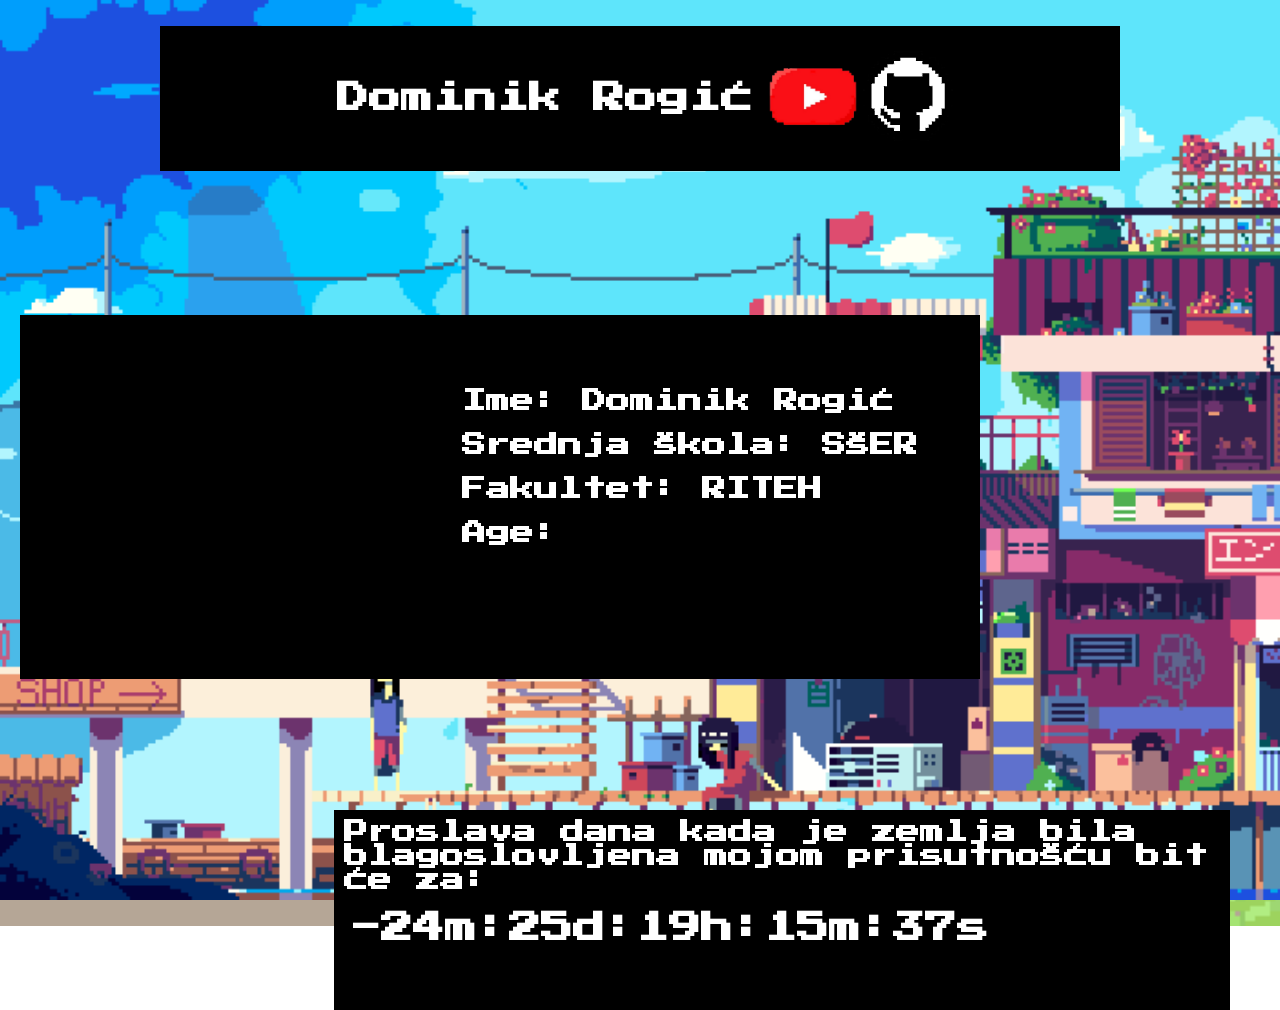
<file: index.html>
<!DOCTYPE html>
<html lang="en">
<head>
    <meta charset="UTF-8">
    <meta name="viewport" content="width=device-width, initial-scale=1.0">
    <title>Dominik Rogić</title>
    <link rel="stylesheet" href="style.css">
</head>
<body >
    <div class="header">
        <h1>Dominik Rogić</h1>
        <a href="https://www.youtube.com/channel/UC-IS1GpbsjZMlDrxsm2XOBA" target="_blank">
            <img src="Youtube.png" class="youtube" alt="YouTube">
        </a>
        <a href="https://github.com/DOminikRogic" target="_blank">
            <img src="Github.png" class="github" alt="Github">
        </a> 
    </div>
    <div class="info">
        <h2 id="ime">Ime: Dominik Rogić</h2>
        <h2 id="Education">Srednja Škola: SŠER</h2>
        <h2 id="Education">Fakultet: RITEH</h2>
        <div id="age">
            <h2 id="vrijeme_lable">Age: </h2>
            <h2 id="vrijeme"></h2>
        </div>
        
    </div>
    
    <div class="Birthday">
        <h2>Proslava dana kada je zemlja bila blagoslovljena mojom prisutnošću bit će za:  </h2>
        <h1 id="countdown"></h1>
    </div>
    <div id="Background" style="opacity: 1;"></div>
    <div id="Backerground"></div>
    <script src="script.js"></script>
</body>
</html>
</file>
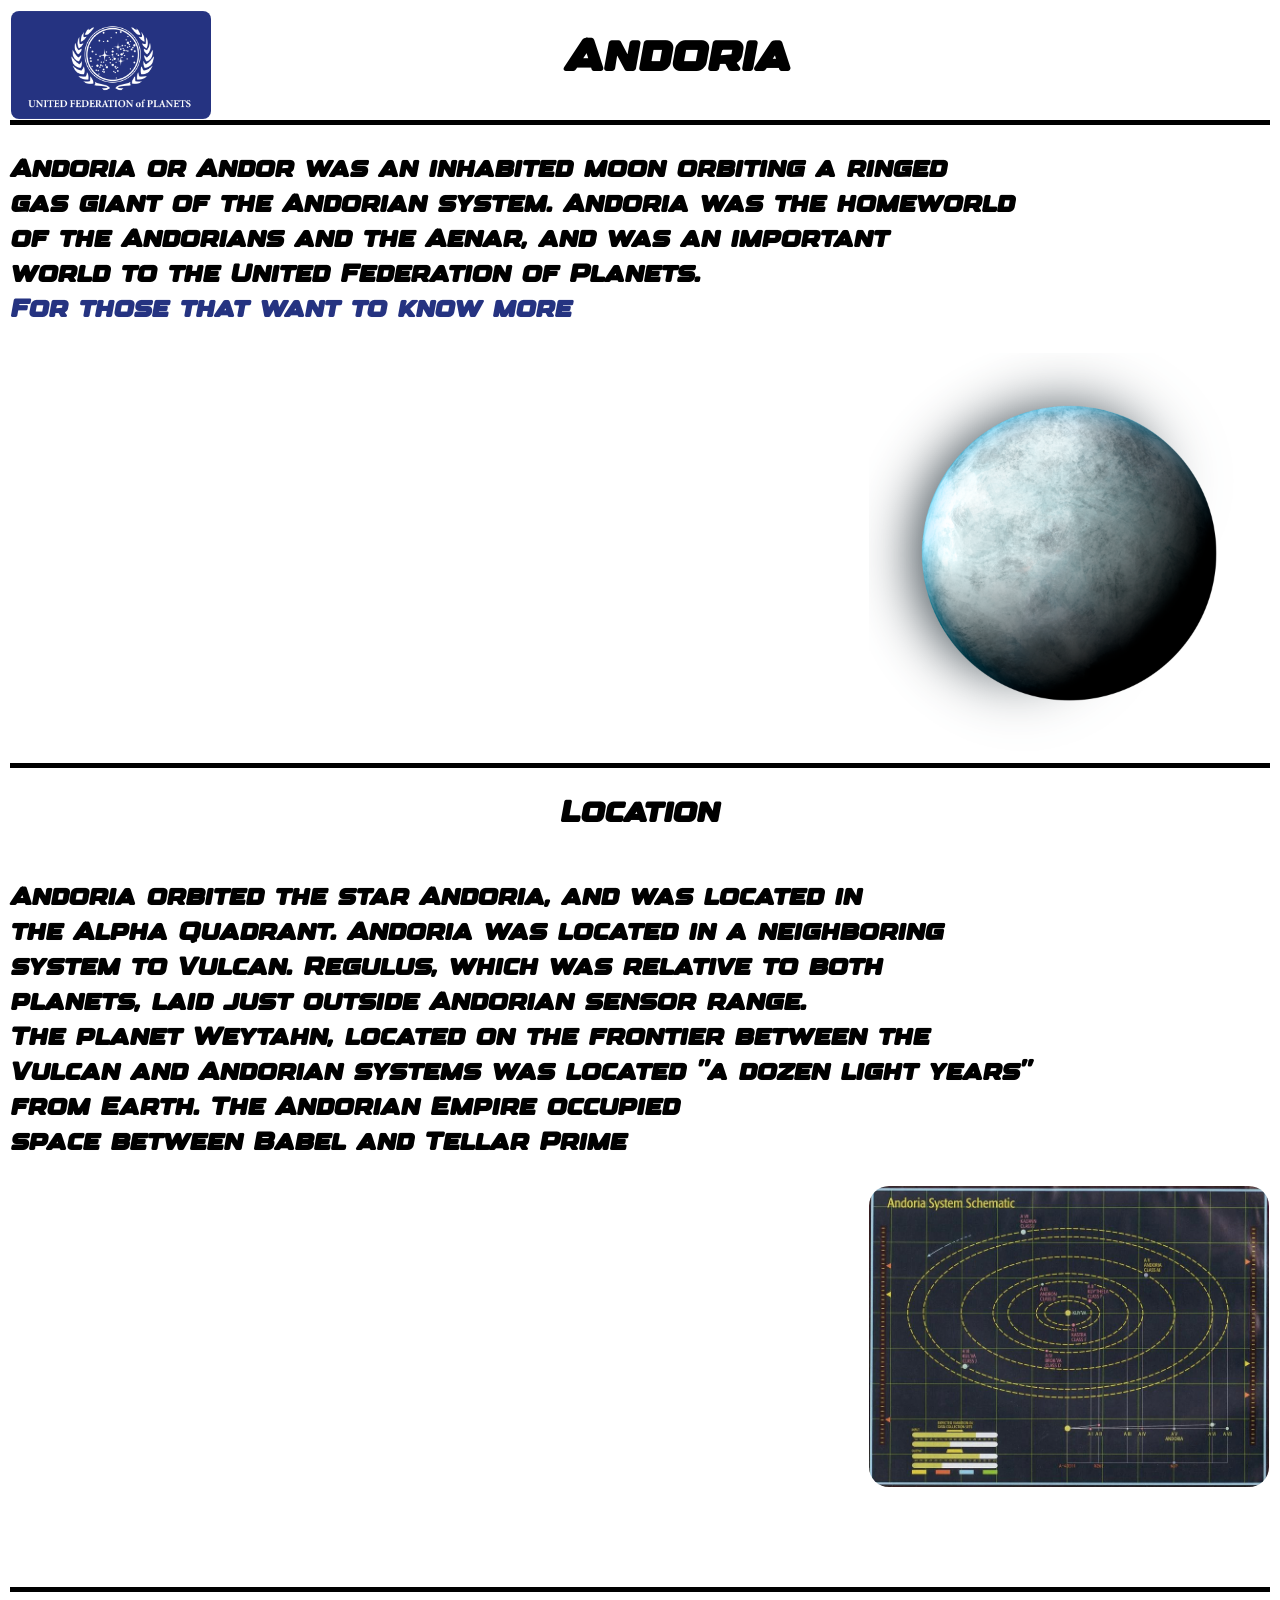
<file: Andoria.html>
<!DOCTYPE html>
<html>
<head>
    <meta name="viewport" content="width=device-width, initial-scale=1.0">
    <title>United Federation of Planets</title>
    <link rel="icon" type="image/x-icon" href="Star-Trek-logo-removebg-preview.ico">
    <style>

        @font-face{
            font-family: Designer;
            src:url(Designer.otf);

        }

        body{
            color:black;
            text-align: center;
            font-family:Designer;
            line-height:35px;

        }
        h3{
            font-size:25px


        }
        h1{
            font-size:45px;
            
        }
        hr{
            border:5px solid black;
        }
        table{
       
         

         

       }
       td{
            border-bottom:5px solid black;

       
       }
       
       a:visited,
       a:hover,
       a:link,
       a:active{

            color:#253381;
            text-decoration: none;
        
       }
       .enterprite:hover{
            transform: scale(2);
            translate: -1000px 0px;
            transition: 2s;



       }
       .enterprite{
            transform: scale(1);
            translate: 0px 0px;
            transition: 2s;



       }
       .spec:hover{
            transform: scale(2);
            translate: -1000px -250px;
            transition: 2s;



       }
       .spec{
            transform: scale(1);
            translate: 0px 0px;
            transition: 2s;



       }
    </style>
</head>
<body >

  
    <table width="100%">
        <tr>
            <td colspan="3"><a href="index.html"><img src="United_Federation_of_Planets_flag.png" width="200px" style="float:left; border-radius:8px;" ></a><h1 style="padding-left:135px;width:1000px" id="section2">Andoria</h1></td>
            
        </tr>
        <tr>
            
            <td style="padding-bottom: 10px;">
                <h3 style="text-align: left;float:left;">
                    Andoria or Andor was an inhabited moon orbiting a ringed </br>
                    gas giant of the Andorian system. Andoria was the homeworld </br>
                    of the Andorians and the Aenar, and was an important </br>
                    world to the United Federation of Planets.</br>
      
                
                
                <a href="https://memory-alpha.fandom.com/wiki/Andoria" target="_blank" style="padding-top:20px">For those that want to know more</a>
                </h3>
                <div class="enterprite">
                <img src="Andoria.png" width="400px" style="border-radius:20px;float: right;">
                </div>
                
        
        
        
            </td>
            
        </tr>
        <tr>
            <td style="padding-bottom:100px ;">
                <h2 style=" font-size: 30px;">Location</h2>
                <h3 style="text-align: left;float:left;">
                Andoria orbited the star Andoria, and was located in</br>
                the Alpha Quadrant. Andoria was located in a neighboring </br>
                system to Vulcan. Regulus, which was relative to both </br>
                planets, laid just outside Andorian sensor range. </br>
                The planet Weytahn, located on the frontier between the </br>
                Vulcan and Andorian systems was located "a dozen light years" </br>
                from Earth. The Andorian Empire occupied </br>
                space between Babel and Tellar Prime</br>

                     </h3>
                        <div class="spec">
                <img src="Andoriasystem.jpg" width="400px" style="border-radius:20px;float: right;">        
            </div>

            </td>
        </tr>
        <tr >
            
            

        </tr>
       
        
    </table>
</file>
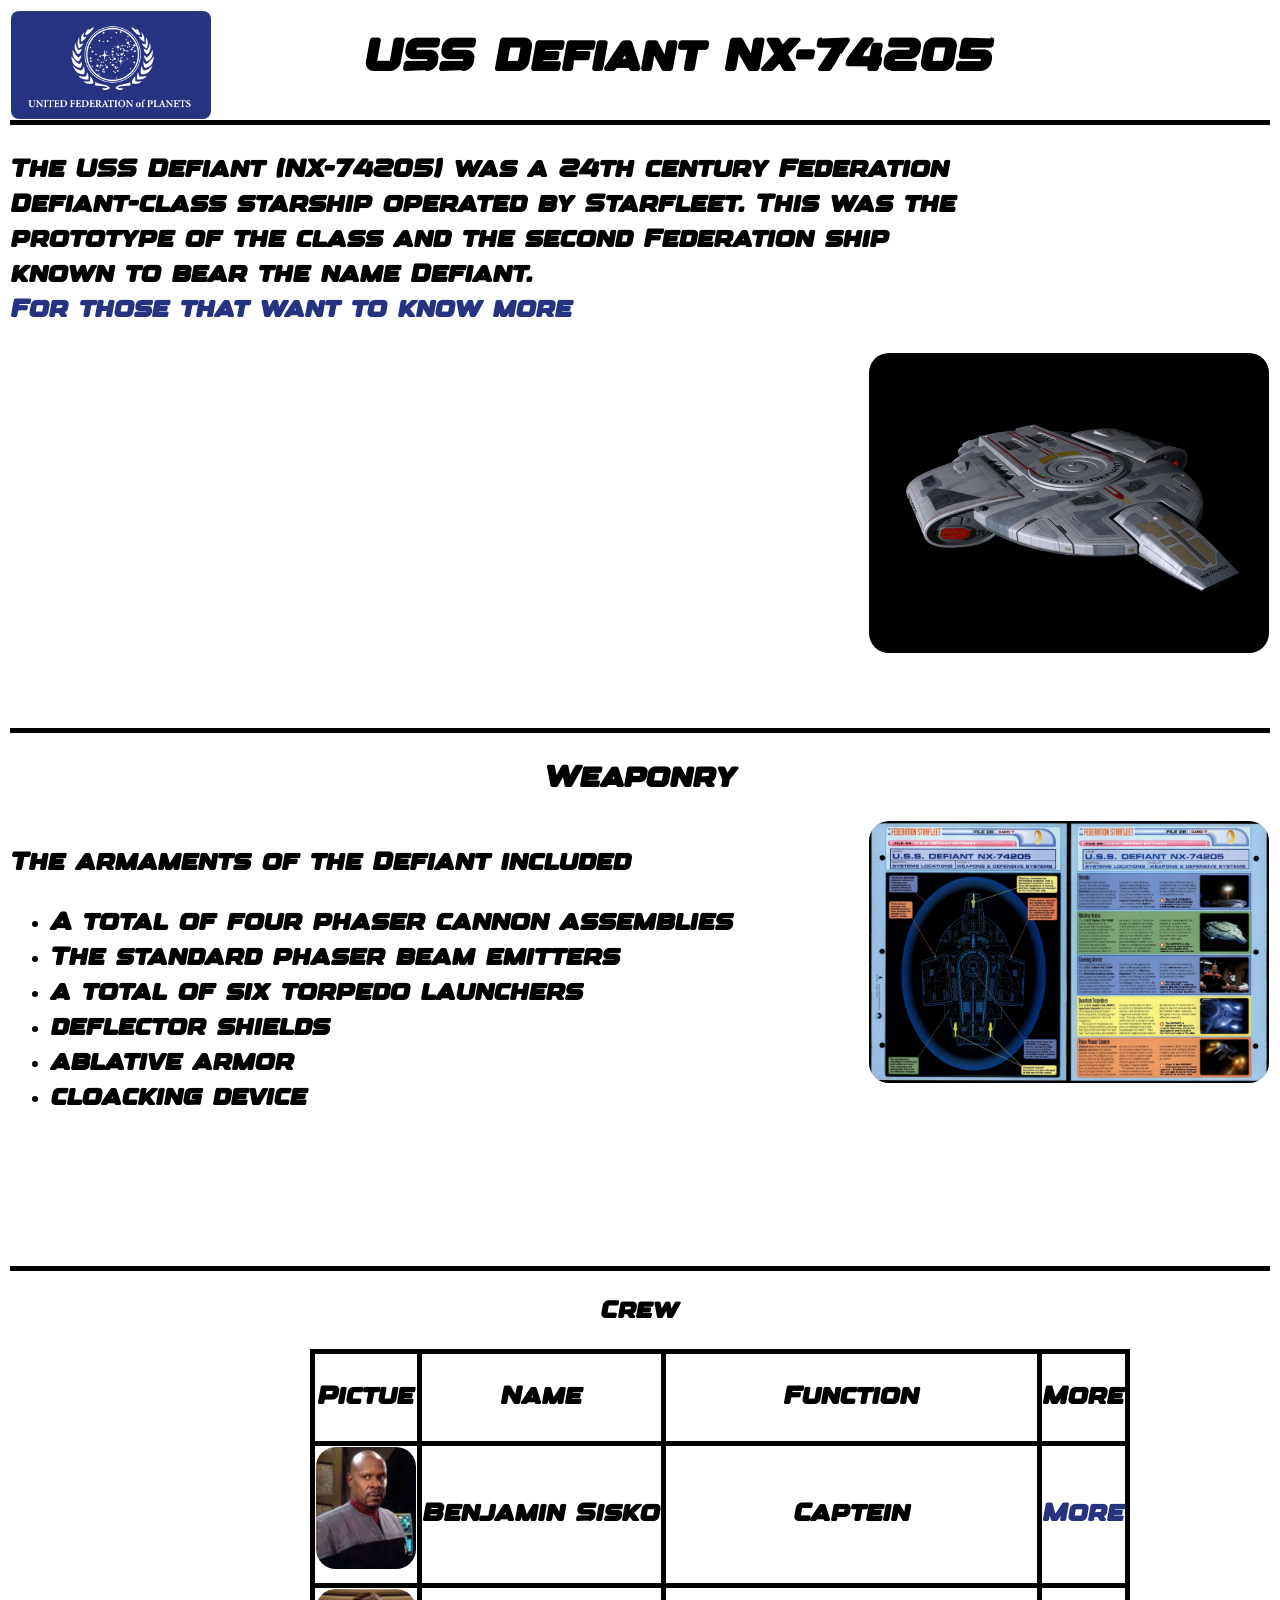
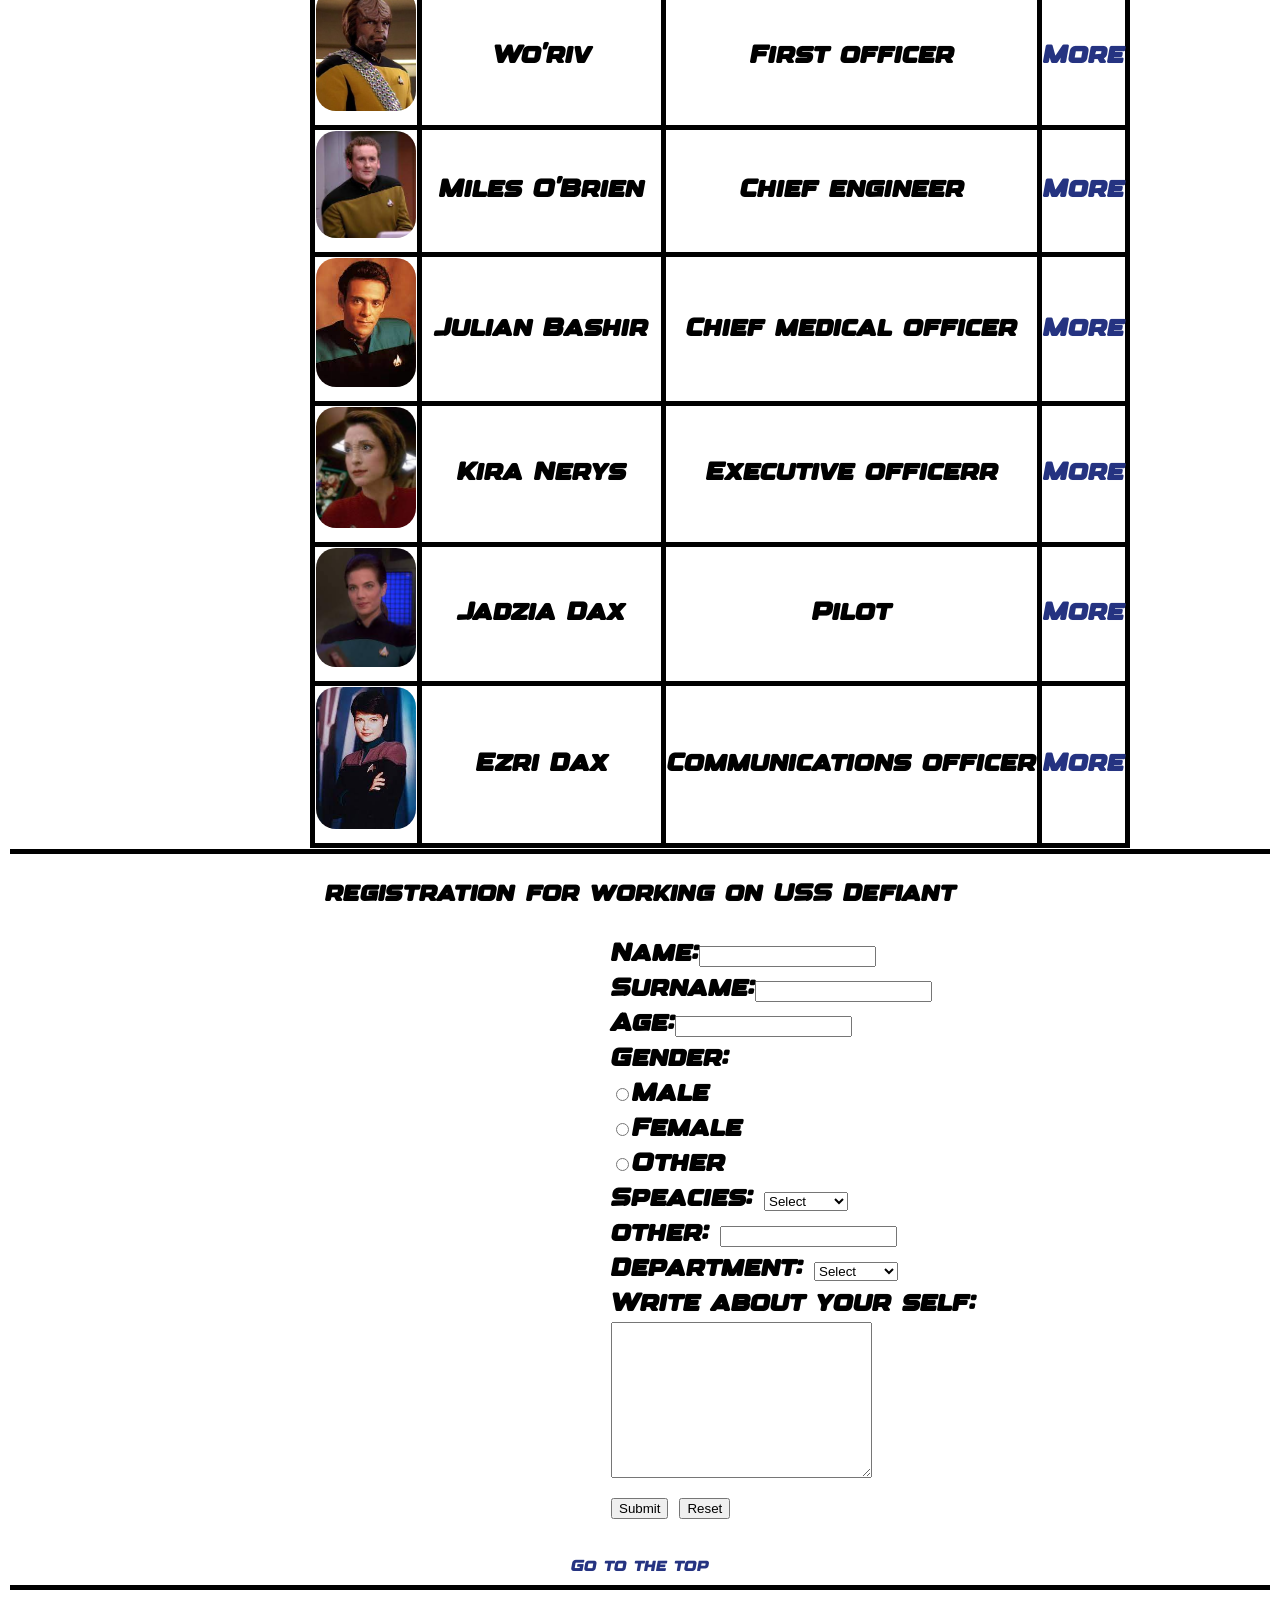
<file: Defiant.html>
<!DOCTYPE html>
<html>
<head>
    <meta name="viewport" content="width=device-width, initial-scale=1.0">
    <title>United Federation of Planets</title>
    <link rel="icon" type="image/x-icon" href="Star-Trek-logo-removebg-preview.ico">
    <style>

        @font-face{
            font-family: Designer;
            src:url(Designer.otf);

        }

        body{
            color:black;
            text-align: center;
            font-family:Designer;
            line-height:35px;

        }
        h3{
            font-size:25px


        }
        h1{
            font-size:45px;
            
        }
        hr{
            border:5px solid black;
        }
        table{
       
         

         

       }
       td{
            border-bottom:5px solid black;

       
       }
       
       a:visited,
       a:hover,
       a:link,
       a:active{

            color:#253381;
            text-decoration: none;
        
       }
       .enterprite:hover{
            transform: scale(2);
            translate: -1000px 0px;
            transition: 2s;



       }
       .enterprite{
            transform: scale(1);
            translate: 0px 0px;
            transition: 2s;



       }
       .spec:hover{
            transform: scale(2);
            translate: -1000px 0px;
            transition: 2s;



       }
       .spec{
            transform: scale(1);
            translate: 0px 0px;
            transition: 2s;



       }
    </style>
</head>
<body >

  
    <table width="100%">
        <tr>
            <td colspan="3"><a href="index.html"><img src="United_Federation_of_Planets_flag.png" width="200px" style="float:left; border-radius:8px;" ></a><h1 style="padding-left:135px;width:1000px" id="section2">USS Defiant NX-74205</h1></td>
            
        </tr>
        <tr>
            
            <td style="padding-bottom:  75px;">
                <h3 style="text-align: left;float:left;">
                    The USS Defiant (NX-74205) was a 24th century Federation </br>
                    Defiant-class starship operated by Starfleet. This was the </br>
                    prototype of the class and the second Federation ship</br>
                     known to bear the name Defiant.
            </br>
                
                
                <a href="https://memory-alpha.fandom.com/wiki/USS_Defiant_(2370)" target="_blank" style="padding-top:20px">For those that want to know more</a>
                </h3>
                <div class="enterprite">
                <img src="Defiant.jpg" width="400px" style="border-radius:20px;float: right;">
                </div>
                
        
        
        
            </td>
            
        </tr>
        <tr>
            <td style="padding-bottom:100px ;">
                <h2 style=" font-size: 30px;">Weaponry</h2>
                <h3 style="text-align: left;float:left;">
                    The armaments of the Defiant included </br>
                    <ul>
                        <li>A total of four phaser cannon assemblies</li>
                        <li>The standard phaser beam emitters</li>
                        <li>a total of six torpedo launchers</li>
                        <li>deflector shields</li>
                        <li>ablative armor</li>
                        <li>cloacking device</li> 
                    </ul>
                     </h3>
                        <div class="spec">
                <img src="defiantweapones.jpg" width="400px" style="border-radius:20px;float: right;">        
            </div>

            </td>
        </tr>
        <tr >
            
            <td style="padding-left: 300px;">
                <h2 style="translate: -150px 0px">Crew</h2>
            
            <table style="border:5px black solid; border-collapse:collapse;">
                <tr>
                    <td style="border:5px black solid"><h3>Pictue</h3></td>
                    <td style="border:5px black solid"><h3>Name</h3></td>
                    <td style="border:5px black solid"><h3>Function</h3></td>
                    <td style="border:5px black solid"><h3>More</h3></td>

                </tr>
                <tr>
                    <td style="border:5px black solid"><img src="Benjamin.jpg" width="100px" style="border-radius: 20px;"></td>
                    <td style="border:5px black solid"><h3>Benjamin Sisko </h3></td>
                    <td style="border:5px black solid"><h3>Captein</h3></td>
                    <td style="border:5px black solid"><a href="https://memory-alpha.fandom.com/wiki/Benjamin_Sisko" target="_blank"><h3> More</h3></td>



                </tr>
                <tr>
                    <td style="border:5px black solid"><img src="Worf.jpg" width="100px" style="border-radius: 20px;"></td>
                    <td style="border:5px black solid"><h3>Wo'riv</h3></td>
                    <td style="border:5px black solid"><h3>First officer</h3></td>
                    <td style="border:5px black solid"><a href="https://memory-alpha.fandom.com/wiki/Worf" target="_blank"><h3> More</h3></td>



                </tr>
                <tr>
                    <td style="border:5px black solid"><img src="Obrian.jpg" width="100px" style="border-radius: 20px;"></td>
                    <td style="border:5px black solid"><h3>Miles O'Brien</h3></td>
                    <td style="border:5px black solid"><h3>Chief engineer</h3></td>
                    <td style="border:5px black solid"><a href="https://memory-alpha.fandom.com/wiki/Miles_O%27Brien" target="_blank"><h3> More</h3></td>



                </tr>
                <tr>
                    <td style="border:5px black solid"><img src="JUlian.jpg" width="100px" style="border-radius: 20px;"></td>
                    <td style="border:5px black solid"><h3>Julian Bashir</h3></td>
                    <td style="border:5px black solid"><h3>Chief medical officer</h3></td>
                    <td style="border:5px black solid"><a href="https://memory-alpha.fandom.com/wiki/Julian_Bashir" target="_blank"><h3> More</h3></td>



                </tr>
                <tr>
                    <td style="border:5px black solid"><img src="KIra neris.jpg" width="100px" style="border-radius: 20px;"></td>
                    <td style="border:5px black solid"><h3>Kira Nerys </h3></td>
                    <td style="border:5px black solid"><h3>Executive officerr</h3></td>
                    <td style="border:5px black solid"><a href="https://memory-alpha.fandom.com/wiki/Kira_Nerys" target="_blank"><h3> More</h3></td>



                </tr>
                <tr>
                    <td style="border:5px black solid"><img src="Jdazi.jpg" width="100px" style="border-radius: 20px;"></td>
                    <td style="border:5px black solid"><h3>Jadzia Dax</h3></td>
                    <td style="border:5px black solid"><h3>Pilot</h3></td>
                    <td style="border:5px black solid"><a href="https://memory-alpha.fandom.com/wiki/Jadzia_Dax" target="_blank"><h3> More</h3></td>



                </tr>
                <tr>
                    <td style="border:5px black solid"><img src="Ezri.jpg" width="100px" style="border-radius: 20px;"></td>
                    <td style="border:5px black solid"><h3>Ezri Dax</h3></td>
                    <td style="border:5px black solid"><h3>Communications officer</h3></td>
                    <td style="border:5px black solid"><a href="https://memory-alpha.fandom.com/wiki/Ezri_Dax" target="_blank"><h3> More</h3></td>



                </tr>





                
            </table>
            
        </td>

        </tr>
        <tr>
            <td style="text-align: center;">
                <h2>registration for working on USS Defiant</h2>
                <div class="form" style="text-align: left; padding-left: 600px;">
                <form name="forma" method="post" action="obrada.php">
                    <h3>
                        Name:<input type="text" /></br>
                        Surname:<input type="text" /></br>
                        Age:<input type="number" /></br>
                        Gender:</br>
                            <input type="radio" name="spol" />Male</br>
                            <input type="radio" name="spol" />Female</br>
                            <input type="radio" name="spol" />Other</br>
                        Speacies:
                        
                        <Select name="Speacies">
                            <option><h3>Select</h3></option>
                            <option><h3>Human</h3></option>
                            <option><h3>Vulcan</h3></option>
                            <option><h3>Tellarite</h3></option>
                            <option><h3>Klingon</h3></option>
                            <option><h3>Beijoran</h3></option>
                            <option><h3>Ferengie</h3></option>
                            <option><h3>Cardasian</h3></option>
                            <option><h3>Betazoid</h3></option>
                            <option><h3>Binar</h3></option>
                            <option><h3>Ba'ul</h3></option>
                            <option><h3>Orion</h3></option>
                            <option><h3>Kelpian</h3></option>
                            <option><h3>Romulan</h3></option>
                            <option><h3>Jem'hadar</h3></option>
                           



                        </Select>  </br>
                        other:
                        <input type="text" /></br>
                        Department:
                        <select>
                            <option>Select</option>
                            <option>Command</option>
                            <option>Operation</option>
                            <option>Sciences</option>
              


                        </select></br>
                        Write about your self:</br>
                        <textarea name="Osebi" id="" cols="30" rows="10"></textarea></br>

                        <input type="submit" value="Submit">
                        <input type="reset" value="Reset">
                    
                    </h3>
    
    
    
                </form>
            </div>  
    
    
            <a href="#section2">Go to the top</a>
            </td>
    
    
            </tr>
        
    </table>
</file>
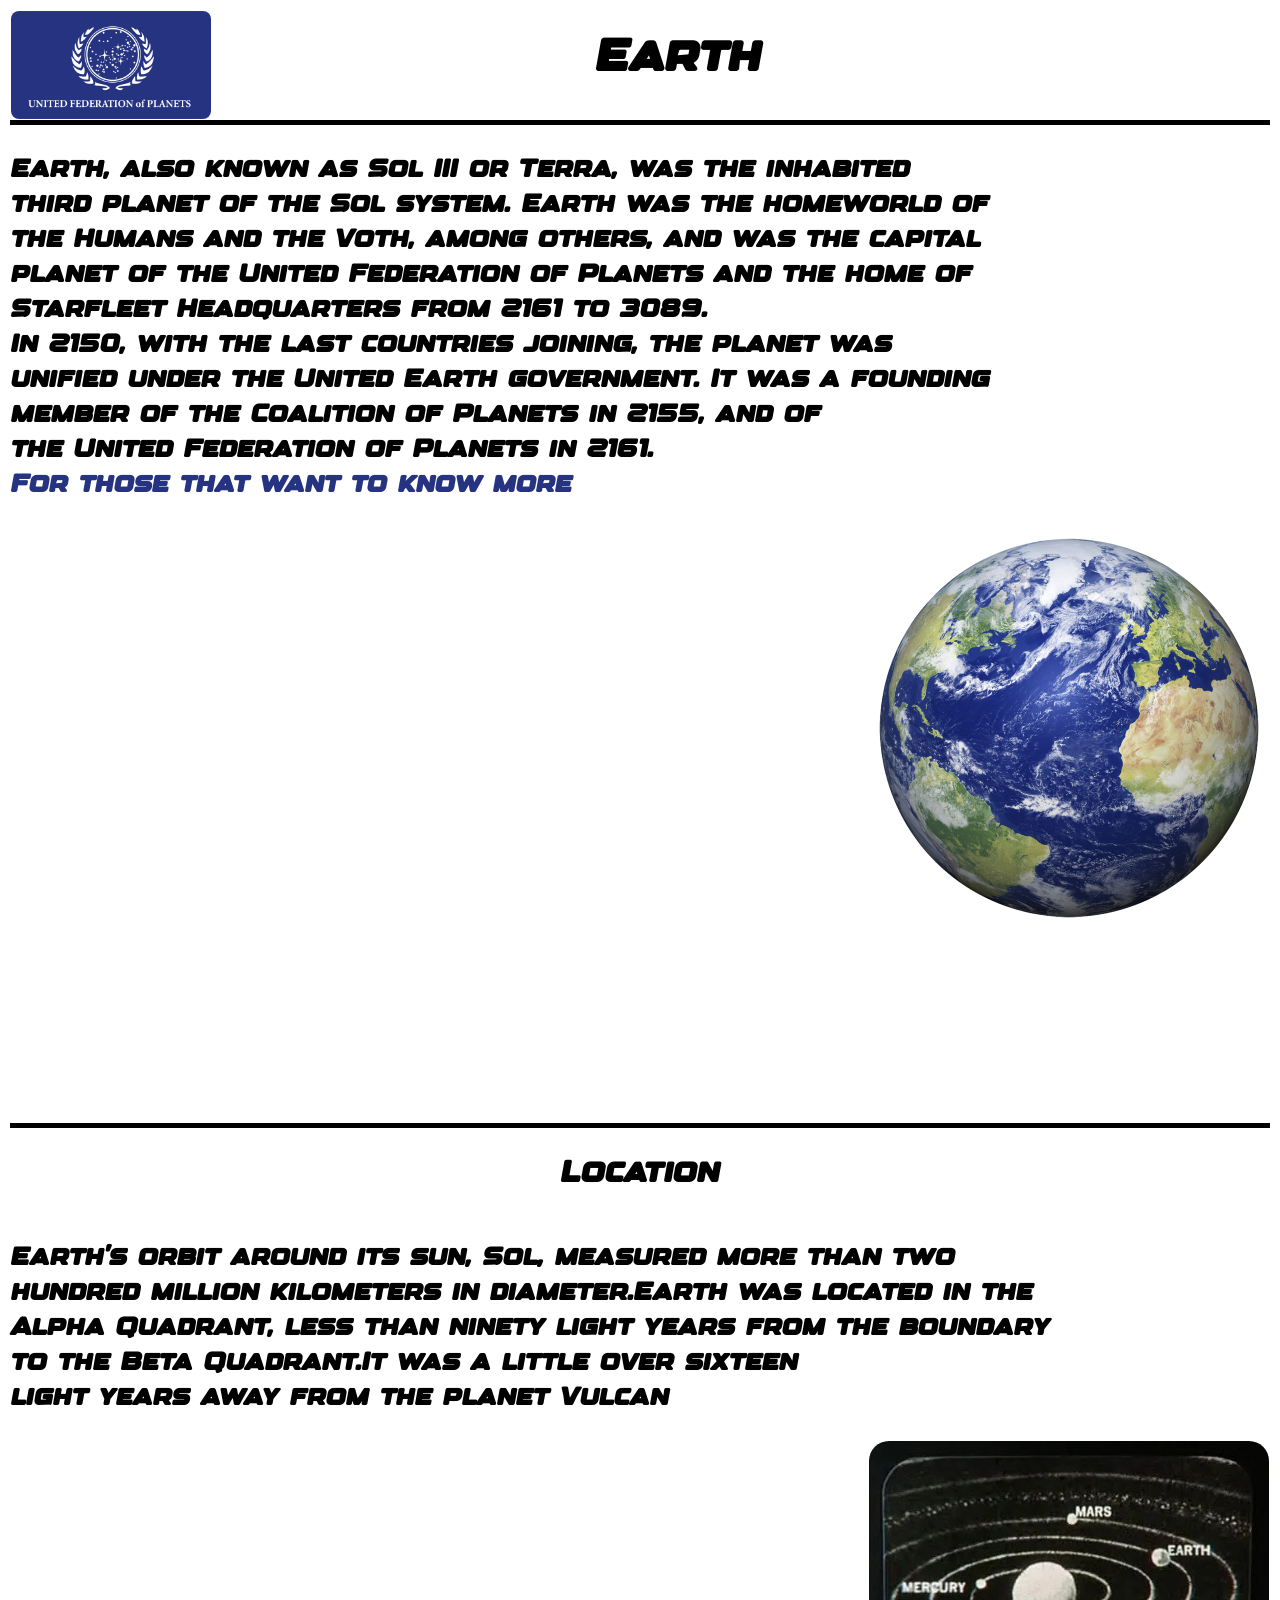
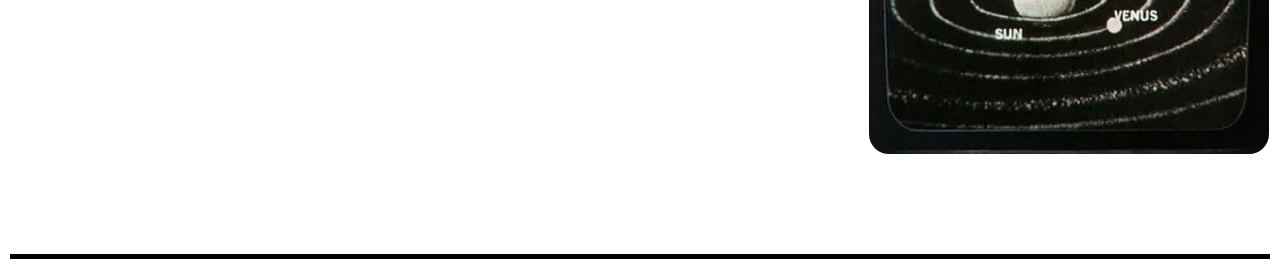
<file: Earth.html>
<!DOCTYPE html>
<html>
<head>
    <meta name="viewport" content="width=device-width, initial-scale=1.0">
    <title>United Federation of Planets</title>
    <link rel="icon" type="image/x-icon" href="Star-Trek-logo-removebg-preview.ico">
    <style>

        @font-face{
            font-family: Designer;
            src:url(Designer.otf);

        }

        body{
            color:black;
            text-align: center;
            font-family:Designer;
            line-height:35px;

        }
        h3{
            font-size:25px


        }
        h1{
            font-size:45px;
            
        }
        hr{
            border:5px solid black;
        }
        table{
       
         

         

       }
       td{
            border-bottom:5px solid black;

       
       }
       
       a:visited,
       a:hover,
       a:link,
       a:active{

            color:#253381;
            text-decoration: none;
        
       }
       .enterprite:hover{
            transform: scale(2);
            translate: -1000px 0px;
            transition: 2s;



       }
       .enterprite{
            transform: scale(1);
            translate: 0px 0px;
            transition: 2s;



       }
       .spec:hover{
            transform: scale(2);
            translate: -1000px -250px;
            transition: 2s;



       }
       .spec{
            transform: scale(1);
            translate: 0px 0px;
            transition: 2s;



       }
    </style>
</head>
<body >

  
    <table width="100%">
        <tr>
            <td colspan="3"><a href="index.html"><img src="United_Federation_of_Planets_flag.png" width="200px" style="float:left; border-radius:8px;" ></a><h1 style="padding-left:135px;width:1000px" id="section2">Earth</h1></td>
            
        </tr>
        <tr>
            
            <td style="padding-bottom: 200px;">
                <h3 style="text-align: left;float:left;">
                Earth, also known as Sol III or Terra, was the inhabited  </br>
                third planet of the Sol system. Earth was the homeworld of  </br>
                the Humans and the Voth, among others, and was the capital  </br>
                planet of the United Federation of Planets and the home of  </br>
                Starfleet Headquarters from 2161 to 3089. </br>
      
                In 2150, with the last countries joining, the planet was </br>
                unified under the United Earth government. It was a founding</br> 
                member of the Coalition of Planets in 2155, and of </br>
                the United Federation of Planets in 2161. </br>
                
                <a href="https://memory-alpha.fandom.com/wiki/Earth" target="_blank" style="padding-top:20px">For those that want to know more</a>
                </h3>
                <div class="enterprite">
                <img src="Earth.png" width="400px" style="border-radius:20px;float: right;">
                </div>
                
        
        
        
            </td>
            
        </tr>
        <tr>
            <td style="padding-bottom:100px ;">
                <h2 style=" font-size: 30px;">Location</h2>
                <h3 style="text-align: left;float:left;">
                Earth's orbit around its sun, Sol, measured more than two </br>
                hundred million kilometers in diameter.Earth was located in the </br>
                Alpha Quadrant, less than ninety light years from the boundary </br>
                to the Beta Quadrant.It was a little over sixteen </br>
                light years away from the planet Vulcan</br>
                     </h3>
                        <div class="spec">
                <img src="Sol.jpg" width="400px" style="border-radius:20px;float: right;">        
            </div>

            </td>
        </tr>
        <tr >
            
            

        </tr>
       
        
    </table>
</file>
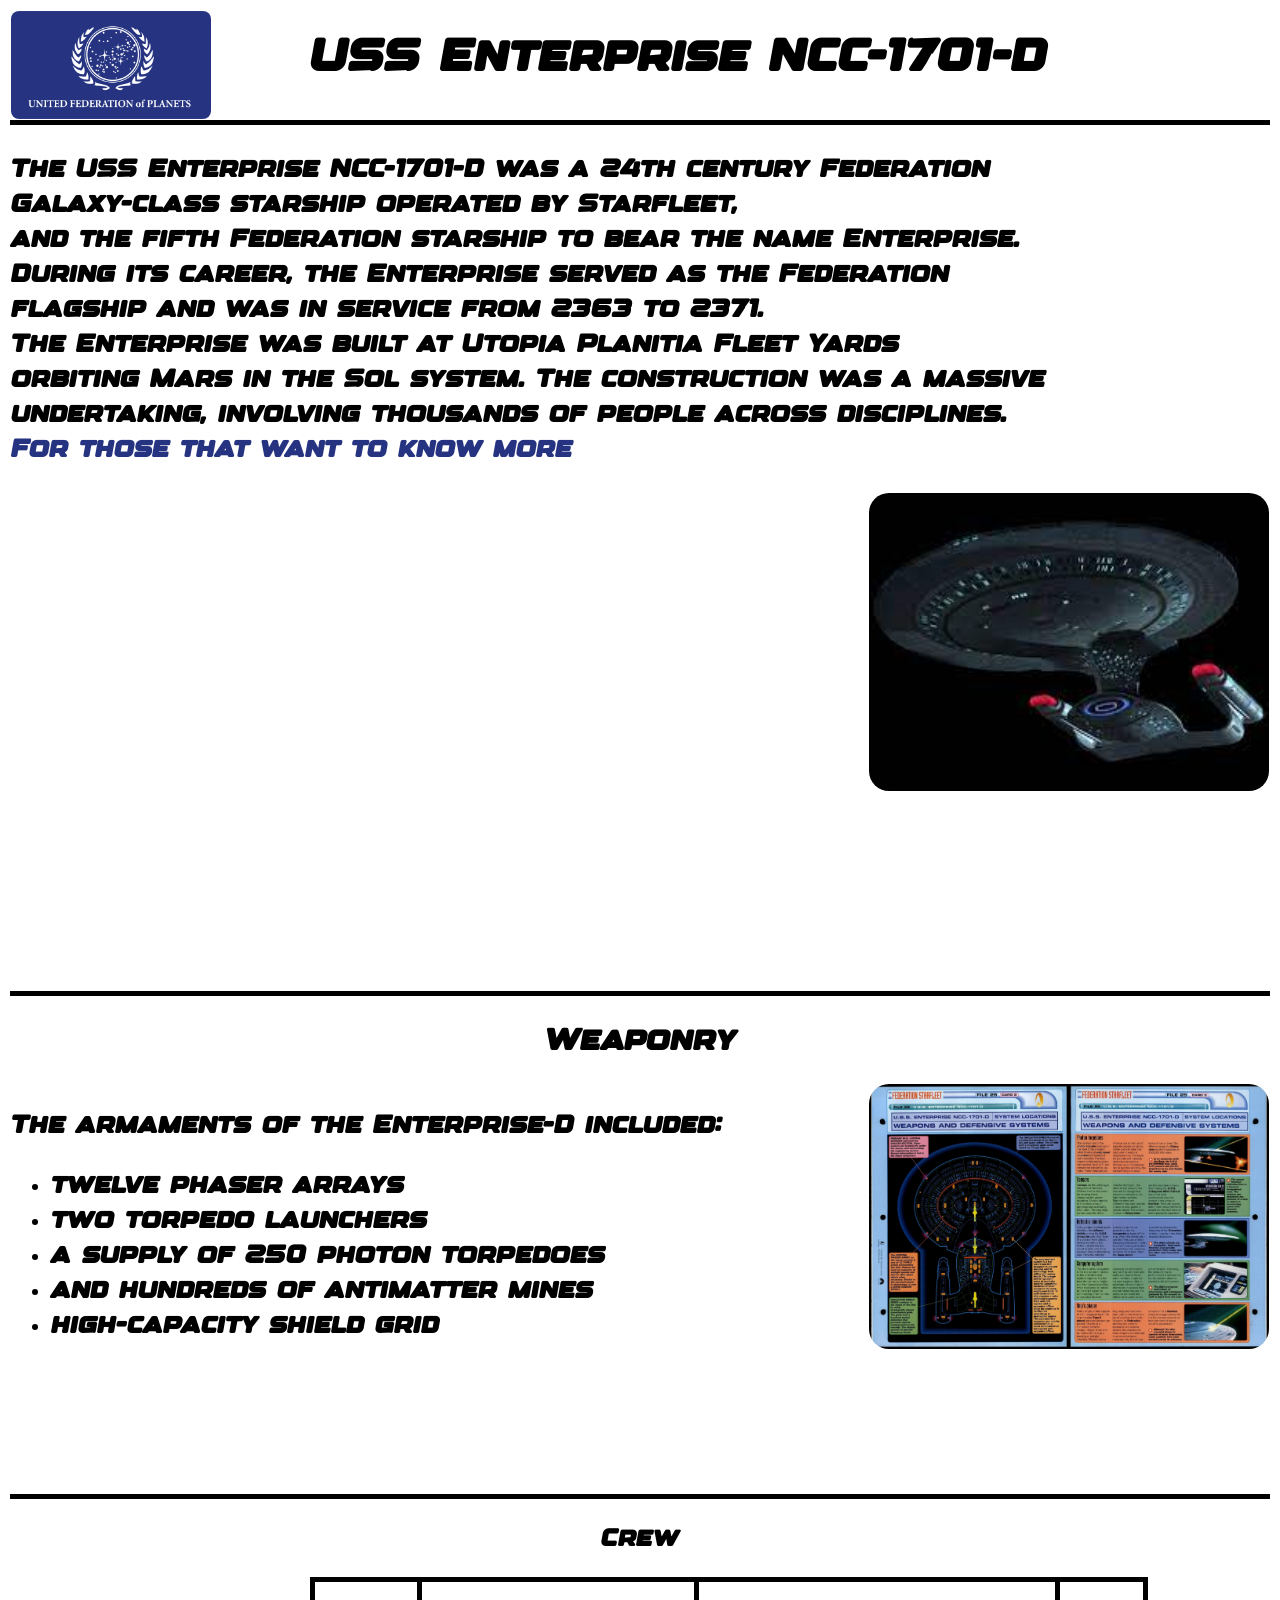
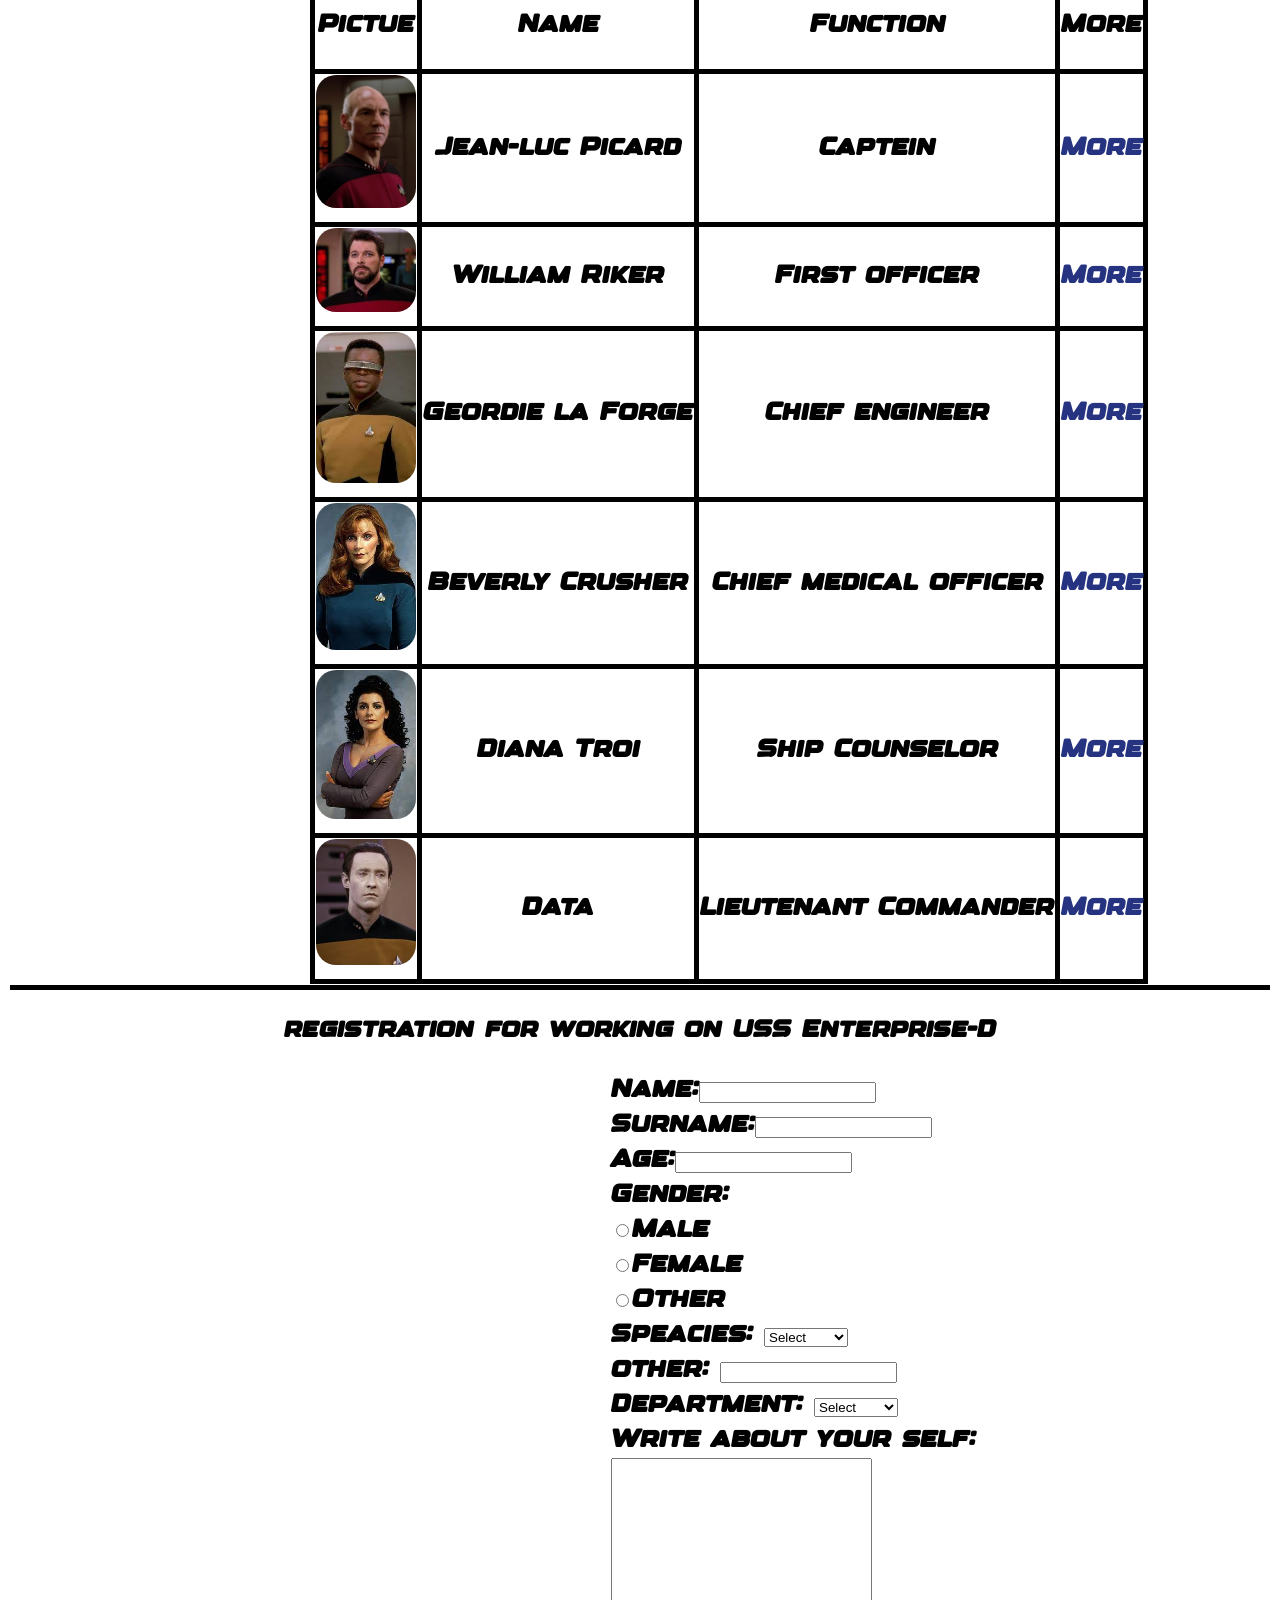
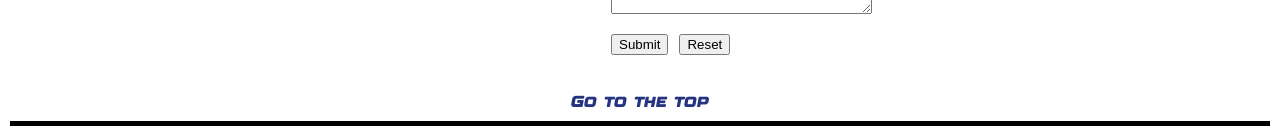
<file: enterprise.html>
<!DOCTYPE html>
<html>
<head>
    <meta name="viewport" content="width=device-width, initial-scale=1.0">
    <title>United Federation of Planets</title>
    <link rel="icon" type="image/x-icon" href="Star-Trek-logo-removebg-preview.ico">
    <style>

        @font-face{
            font-family: Designer;
            src:url(Designer.otf);

        }

        body{
            color:black;
            text-align: center;
            font-family:Designer;
            line-height:35px;

        }
        h3{
            font-size:25px


        }
        h1{
            font-size:45px;
            
        }
        hr{
            border:5px solid black;
        }
        table{
       
         

         

       }
       td{
            border-bottom:5px solid black;

       
       }
       
       a:visited,
       a:hover,
       a:link,
       a:active{

            color:#253381;
            text-decoration: none;
        
       }
       .enterprite:hover{
            transform: scale(2);
            translate: -1000px 0px;
            transition: 2s;



       }
       .enterprite{
            transform: scale(1);
            translate: 0px 0px;
            transition: 2s;



       }
       .spec:hover{
            transform: scale(2);
            translate: -1000px 0px;
            transition: 2s;



       }
       .spec{
            transform: scale(1);
            translate: 0px 0px;
            transition: 2s;



       }
    </style>
</head>
<body >

  
    <table width="100%">
        <tr>
            <td colspan="3"><a href="naslovnica.html"><img src="United_Federation_of_Planets_flag.png" width="200px" style="float:left; border-radius:8px;" ></a><h1 style="padding-left:135px;width:1000px" id="section2">USS Enterprise NCC-1701-D</h1></td>
            
        </tr>
        <tr>
            
            <td style="padding-bottom: 200px;">
                <h3 style="text-align: left;float:left;">
                    The USS Enterprise NCC-1701-D was a 24th century Federation</br> 
                     Galaxy-class starship operated by Starfleet,</br>
                    and the fifth Federation starship to bear the name Enterprise.</br>
                 During its career, the Enterprise served as the Federation</br>
                flagship and was in service from 2363 to 2371.
            </br>
                The Enterprise was built at Utopia Planitia Fleet Yards</br>
                 orbiting Mars in the Sol system. The construction was a massive</br>
                  undertaking, involving thousands of people across disciplines.</br>
                
                <a href="https://memory-alpha.fandom.com/wiki/USS_Enterprise_(NCC-1701-D)" target="_blank" style="padding-top:20px">For those that want to know more</a>
                </h3>
                <div class="enterprite">
                <img src="preuzmi.jpg" width="400px" style="border-radius:20px;float: right;">
                </div>
                
        
        
        
            </td>
            
        </tr>
        <tr>
            <td style="padding-bottom:100px ;">
                <h2 style=" font-size: 30px;">Weaponry</h2>
                <h3 style="text-align: left;float:left;">
                    The armaments of the Enterprise-D included:  
                    <ul>
                        <li>twelve phaser arrays</li>
                        <li>two torpedo launchers</li>
                        <li>a supply of 250 photon torpedoes</li>
                        <li>and hundreds of antimatter mines</li>
                        <li>high-capacity shield grid </li>
                      
                  
                    
                    </ul>
                     </h3>
                        <div class="spec">
                <img src="enterprisewapones.jpg" width="400px" style="border-radius:20px;float: right;">        
            </div>

            </td>
        </tr>
        <tr >
            
            <td style="padding-left: 300px;">
                <h2 style="translate: -150px 0px">Crew</h2>
            
            <table style="border:5px black solid; border-collapse:collapse;">
                <tr>
                    <td style="border:5px black solid"><h3>Pictue</h3></td>
                    <td style="border:5px black solid"><h3>Name</h3></td>
                    <td style="border:5px black solid"><h3>Function</h3></td>
                    <td style="border:5px black solid"><h3>More</h3></td>

                </tr>
                <tr>
                    <td style="border:5px black solid"><img src="jean-luc.png" width="100px" style="border-radius: 20px;"></td>
                    <td style="border:5px black solid"><h3>Jean-luc Picard</h3></td>
                    <td style="border:5px black solid"><h3>Captein</h3></td>
                    <td style="border:5px black solid"><a href="https://memory-alpha.fandom.com/wiki/Jean-Luc_Picard" target="_blank"><h3> More</h3></td>



                </tr>
                <tr>
                    <td style="border:5px black solid"><img src="Riker.jpg" width="100px" style="border-radius: 20px;"></td>
                    <td style="border:5px black solid"><h3>William Riker</h3></td>
                    <td style="border:5px black solid"><h3>First officer</h3></td>
                    <td style="border:5px black solid"><a href="https://memory-alpha.fandom.com/wiki/William_T._Riker" target="_blank"><h3> More</h3></td>



                </tr>
                <tr>
                    <td style="border:5px black solid"><img src="Geordie.jpg" width="100px" style="border-radius: 20px;"></td>
                    <td style="border:5px black solid"><h3>Geordie la Forge</h3></td>
                    <td style="border:5px black solid"><h3>Chief engineer</h3></td>
                    <td style="border:5px black solid"><a href="https://memory-alpha.fandom.com/wiki/Geordi_La_Forge" target="_blank"><h3> More</h3></td>



                </tr>
                <tr>
                    <td style="border:5px black solid"><img src="Bevetly.jpg" width="100px" style="border-radius: 20px;"></td>
                    <td style="border:5px black solid"><h3>Beverly Crusher</h3></td>
                    <td style="border:5px black solid"><h3>Chief medical officer</h3></td>
                    <td style="border:5px black solid"><a href="https://memory-alpha.fandom.com/wiki/Beverly_Crusher" target="_blank"><h3> More</h3></td>



                </tr>
                <tr>
                    <td style="border:5px black solid"><img src="Diana.jpg" width="100px" style="border-radius: 20px;"></td>
                    <td style="border:5px black solid"><h3>Diana Troi</h3></td>
                    <td style="border:5px black solid"><h3>Ship Counselor</h3></td>
                    <td style="border:5px black solid"><a href="https://memory-alpha.fandom.com/wiki/Deanna_Troi" target="_blank"><h3> More</h3></td>



                </tr>
                <tr>
                    <td style="border:5px black solid"><img src="Data.jpg" width="100px" style="border-radius: 20px;"></td>
                    <td style="border:5px black solid"><h3>Data</h3></td>
                    <td style="border:5px black solid"><h3>Lieutenant Commander</h3></td>
                    <td style="border:5px black solid"><a href="https://memory-alpha.fandom.com/wiki/Data#Specifications" target="_blank"><h3> More</h3></td>



                </tr>
            </table>
            
        </td>

        </tr>
        <tr>
            <td style="text-align: center;">
                <h2>registration for working on USS Enterprise-D</h2>
                <div class="form" style="text-align: left; padding-left: 600px;">
                <form name="forma" method="post" action="obrada.php">
                    <h3>
                        Name:<input type="text" /></br>
                        Surname:<input type="text" /></br>
                        Age:<input type="number" /></br>
                        Gender:</br>
                            <input type="radio" name="spol" />Male</br>
                            <input type="radio" name="spol" />Female</br>
                            <input type="radio" name="spol" />Other</br>
                        Speacies:
                        
                        <Select name="Speacies">
                            <option><h3>Select</h3></option>
                            <option><h3>Human</h3></option>
                            <option><h3>Vulcan</h3></option>
                            <option><h3>Tellarite</h3></option>
                            <option><h3>Klingon</h3></option>
                            <option><h3>Beijoran</h3></option>
                            <option><h3>Ferengie</h3></option>
                            <option><h3>Cardasian</h3></option>
                            <option><h3>Betazoid</h3></option>
                            <option><h3>Binar</h3></option>
                            <option><h3>Ba'ul</h3></option>
                            <option><h3>Orion</h3></option>
                            <option><h3>Kelpian</h3></option>
                            <option><h3>Romulan</h3></option>
                            <option><h3>Jem'hadar</h3></option>
                           



                        </Select>  </br>
                        other:
                        <input type="text" /></br>
                        Department:
                        <select>
                            <option>Select</option>
                            <option>Command</option>
                            <option>Operation</option>
                            <option>Sciences</option>
              


                        </select></br>
                        Write about your self:</br>
                        <textarea name="Osebi" id="" cols="30" rows="10"></textarea></br>

                        <input type="submit" value="Submit">
                        <input type="reset" value="Reset">
                    
                    </h3>
    
    
    
                </form>
            </div>  
    
    
            <a href="#section2">Go to the top</a>
            </td>
    
    
            </tr>
        
    </table>
</file>
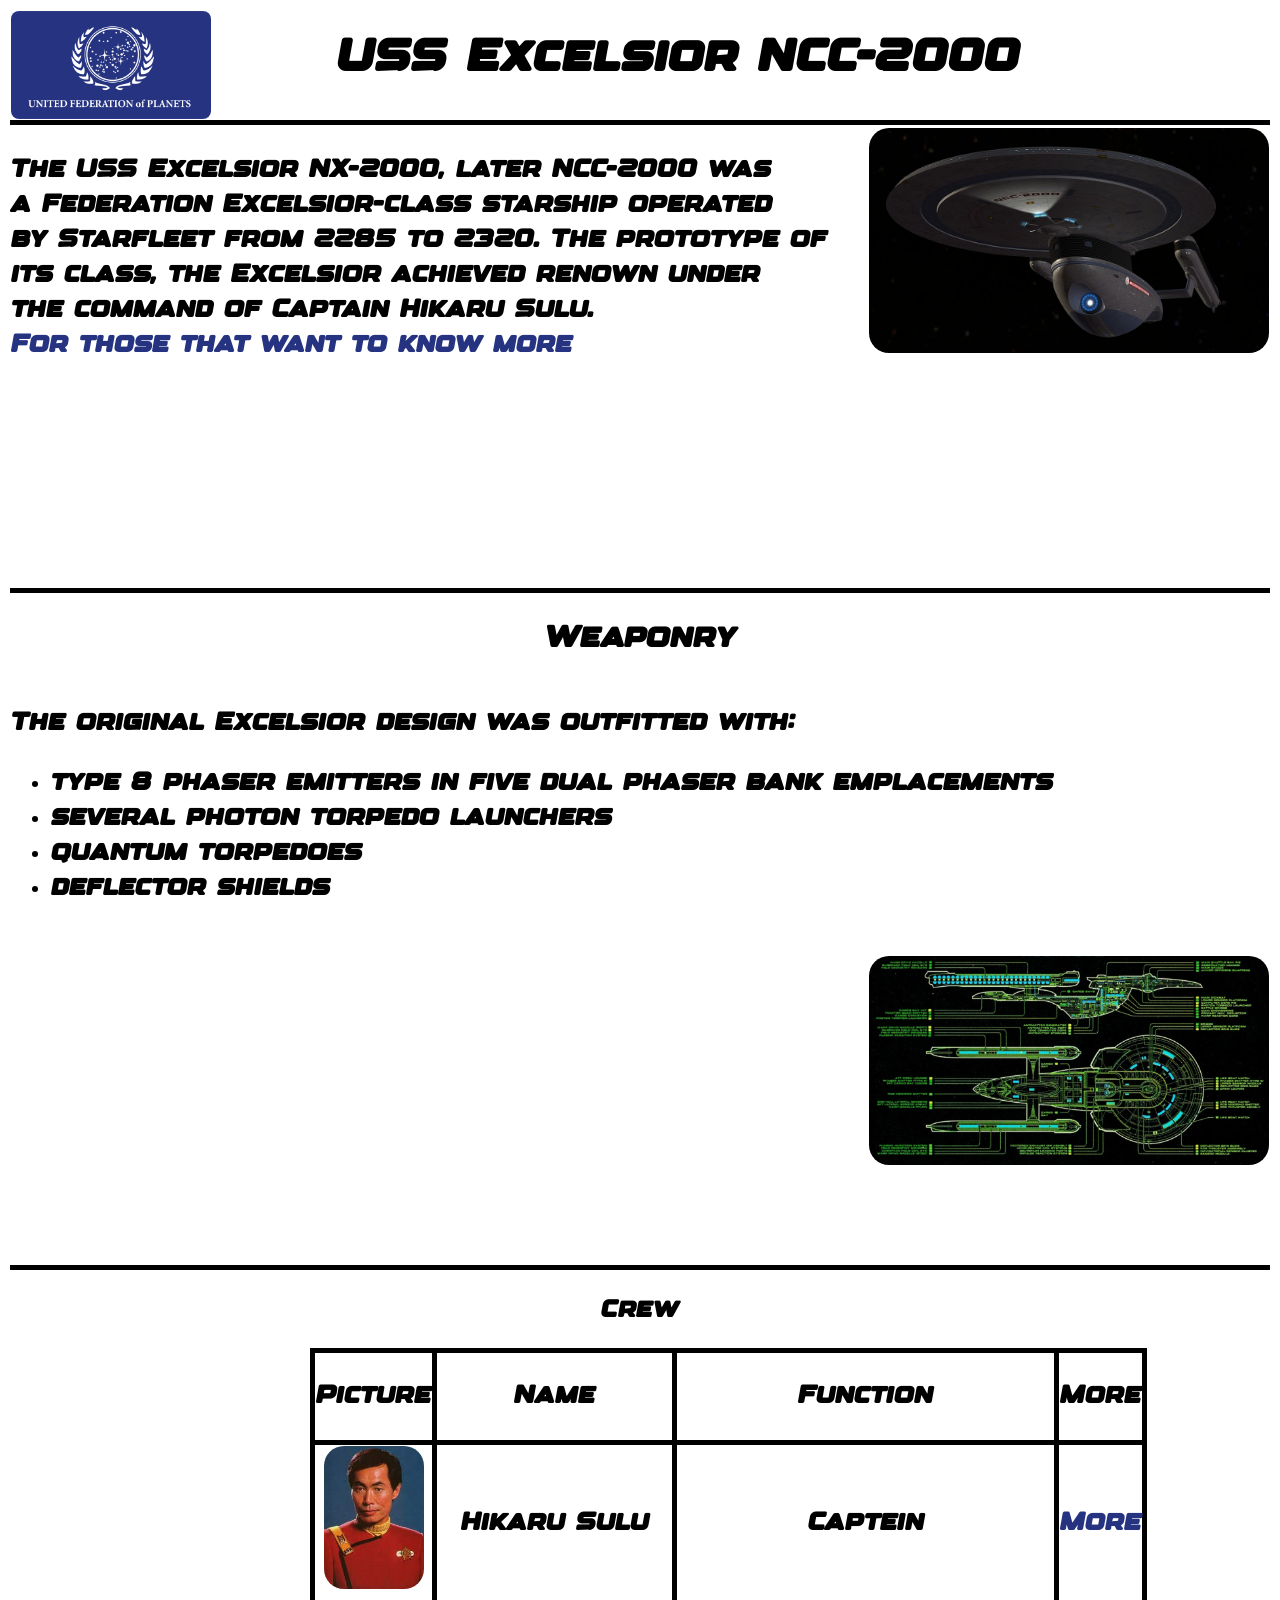
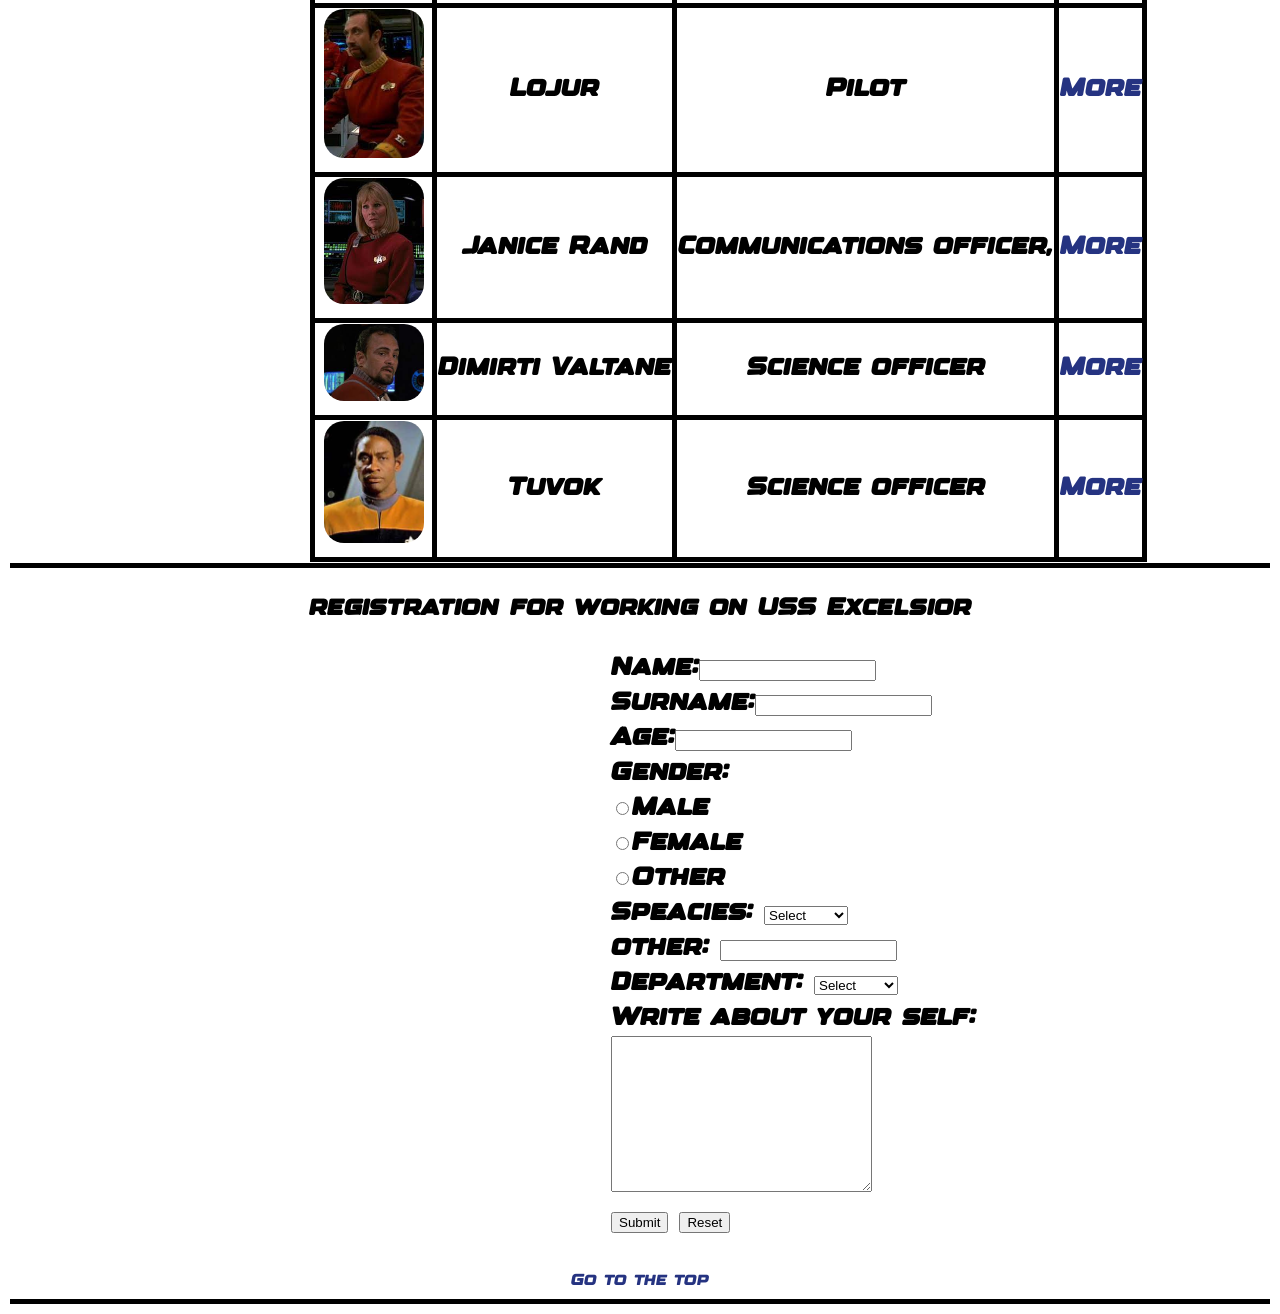
<file: Excelsior.html>
<!DOCTYPE html>
<html>
<head>
    <meta name="viewport" content="width=device-width, initial-scale=1.0">
    <title>United Federation of Planets</title>
    <link rel="icon" type="image/x-icon" href="Star-Trek-logo-removebg-preview.ico">
    <style>

        @font-face{
            font-family: Designer;
            src:url(Designer.otf);

        }

        body{
            color:black;
            text-align: center;
            font-family:Designer;
            line-height:35px;

        }
        h3{
            font-size:25px


        }
        h1{
            font-size:45px;
            
        }
        hr{
            border:5px solid black;
        }
        table{
       
         

         

       }
       td{
            border-bottom:5px solid black;

       
       }
       
       a:visited,
       a:hover,
       a:link,
       a:active{

            color:#253381;
            text-decoration: none;
        
       }
       .enterprite:hover{
            transform: scale(2);
            translate: -1000px 0px;
            transition: 2s;



       }
       .enterprite{
            transform: scale(1);
            translate: 0px 0px;
            transition: 2s;



       }
       .spec:hover{
            transform: scale(2);
            translate: -1000px 0px;
            transition: 2s;



       }
       .spec{
            transform: scale(1);
            translate: 0px 0px;
            transition: 2s;



       }
    </style>
</head>
<body >

  
    <table width="100%">
        <tr>
            <td colspan="3"><a href="naslovnica.html"><img src="United_Federation_of_Planets_flag.png" width="200px" style="float:left; border-radius:8px;" ></a><h1 style="padding-left:135px;width:1000px" id="section2">USS Excelsior NCC-2000</h1></td>
            
        </tr>
        <tr>
            
            <td style="padding-bottom: 200px;">
                <h3 style="text-align: left;float:left;">
                    The USS Excelsior NX-2000, later NCC-2000 was</br> 
                    a Federation Excelsior-class starship operated </br>
                    by Starfleet from 2285 to 2320. The prototype of </br>
                    its class, the Excelsior achieved renown under</br>
                     the command of Captain Hikaru Sulu.</br>
                
                <a href="https://memory-alpha.fandom.com/wiki/USS_Excelsior_(NCC-2000)" target="_blank" style="padding-top:20px">For those that want to know more</a>
                </h3>
                <div class="enterprite">
                <img src="Exelcior.jpeg" width="400px" style="border-radius:20px;float: right;">
                </div>
                
        
        
        
            </td>
            
        </tr>
        <tr>
            <td style="padding-bottom:100px ;">
                <h2 style=" font-size: 30px;">Weaponry</h2>
                <h3 style="text-align: left;float:left;">
                    The original Excelsior design was outfitted with: 
                <ul>
                    <li>type 8 phaser emitters in five dual phaser bank emplacements</li>
                    <li>several photon torpedo launchers</li>
                    <li> quantum torpedoes</li> 
                    <li> deflector shields</li>
                       
                       
                        </ul>
                     </h3>
                        <div class="spec">
                <img src="Excelsior.PNG" width="400px" style="border-radius:20px;float: right;">        
            </div>

            </td>
        </tr>
        <tr >
            
            <td style="padding-left: 300px;">
                <h2 style="translate: -150px 0px">Crew</h2>
            
            <table style="border:5px black solid; border-collapse:collapse;">
                <tr>
                    <td style="border:5px black solid"><h3>Picture</h3></td>
                    <td style="border:5px black solid"><h3>Name</h3></td>
                    <td style="border:5px black solid"><h3>Function</h3></td>
                    <td style="border:5px black solid"><h3>More</h3></td>

                </tr>
                <tr>
                    <td style="border:5px black solid"><img src="Hikaru.jpg" width="100px" style="border-radius: 20px;"></td>
                    <td style="border:5px black solid"><h3>Hikaru Sulu</h3></td>
                    <td style="border:5px black solid"><h3>Captein</h3></td>
                    <td style="border:5px black solid"><a href="https://memory-alpha.fandom.com/wiki/Hikaru_Sulu" target="_blank"><h3> More</h3></td>



                </tr>
                <tr>
                    <td style="border:5px black solid"><img src="Lojur.jpg" width="100px" style="border-radius: 20px;"></td>
                    <td style="border:5px black solid"><h3>Lojur</h3></td>
                    <td style="border:5px black solid"><h3>Pilot</h3></td>
                    <td style="border:5px black solid"><a href="https://memory-alpha.fandom.com/wiki/Lojur" target="_blank"><h3> More</h3></td>



                </tr>
             
                <tr>
                    <td style="border:5px black solid"><img src="Janice.jpg" width="100px" style="border-radius: 20px;"></td>
                    <td style="border:5px black solid"><h3>Janice Rand</h3></td>
                    <td style="border:5px black solid"><h3>Communications officer,</h3></td>
                    <td style="border:5px black solid"><a href="https://memory-alpha.fandom.com/wiki/Janice_Rand" target="_blank"><h3> More</h3></td>



                </tr>
                <tr>
                    <td style="border:5px black solid"><img src="Dimitri.jpg" width="100px" style="border-radius: 20px;"></td>
                    <td style="border:5px black solid"><h3>Dimirti Valtane</h3></td>
                    <td style="border:5px black solid"><h3>Science officer</h3></td>
                    <td style="border:5px black solid"><a href="https://memory-alpha.fandom.com/wiki/Dimitri_Valtane" target="_blank"><h3> More</h3></td>



                </tr>
                <tr>
                    <td style="border:5px black solid"><img src="Tuvok.jpg" width="100px" style="border-radius: 20px;"></td>
                    <td style="border:5px black solid"><h3>Tuvok</h3></td>
                    <td style="border:5px black solid"><h3>Science officer</h3></td>
                    <td style="border:5px black solid"><a href="https://memory-alpha.fandom.com/wiki/Tuvok" target="_blank"><h3> More</h3></td>



                </tr>
            </table>
            
        </td>

        </tr>
        <tr>
            <td style="text-align: center;">
                <h2>registration for working on USS Excelsior</h2>
                <div class="form" style="text-align: left; padding-left: 600px;">
                <form name="forma" method="post" action="obrada.php">
                    <h3>
                        Name:<input type="text" /></br>
                        Surname:<input type="text" /></br>
                        Age:<input type="number" /></br>
                        Gender:</br>
                            <input type="radio" name="spol" />Male</br>
                            <input type="radio" name="spol" />Female</br>
                            <input type="radio" name="spol" />Other</br>
                        Speacies:
                        
                        <Select name="Speacies">
                            <option><h3>Select</h3></option>
                            <option><h3>Human</h3></option>
                            <option><h3>Vulcan</h3></option>
                            <option><h3>Tellarite</h3></option>
                            <option><h3>Klingon</h3></option>
                            <option><h3>Beijoran</h3></option>
                            <option><h3>Ferengie</h3></option>
                            <option><h3>Cardasian</h3></option>
                            <option><h3>Betazoid</h3></option>
                            <option><h3>Binar</h3></option>
                            <option><h3>Ba'ul</h3></option>
                            <option><h3>Orion</h3></option>
                            <option><h3>Kelpian</h3></option>
                            <option><h3>Romulan</h3></option>
                            <option><h3>Jem'hadar</h3></option>
                           



                        </Select>  </br>
                        other:
                        <input type="text" /></br>
                        Department:
                        <select>
                            <option>Select</option>
                            <option>Command</option>
                            <option>Operation</option>
                            <option>Sciences</option>
              


                        </select></br>
                        Write about your self:</br>
                        <textarea name="Osebi" id="" cols="30" rows="10"></textarea></br>

                        <input type="submit" value="Submit">
                        <input type="reset" value="Reset">
                    
                    </h3>
    
    
    
                </form>
            </div>  
    
    
            <a href="#section2">Go to the top</a>
            </td>
    
    
            </tr>
        
    </table>
</file>
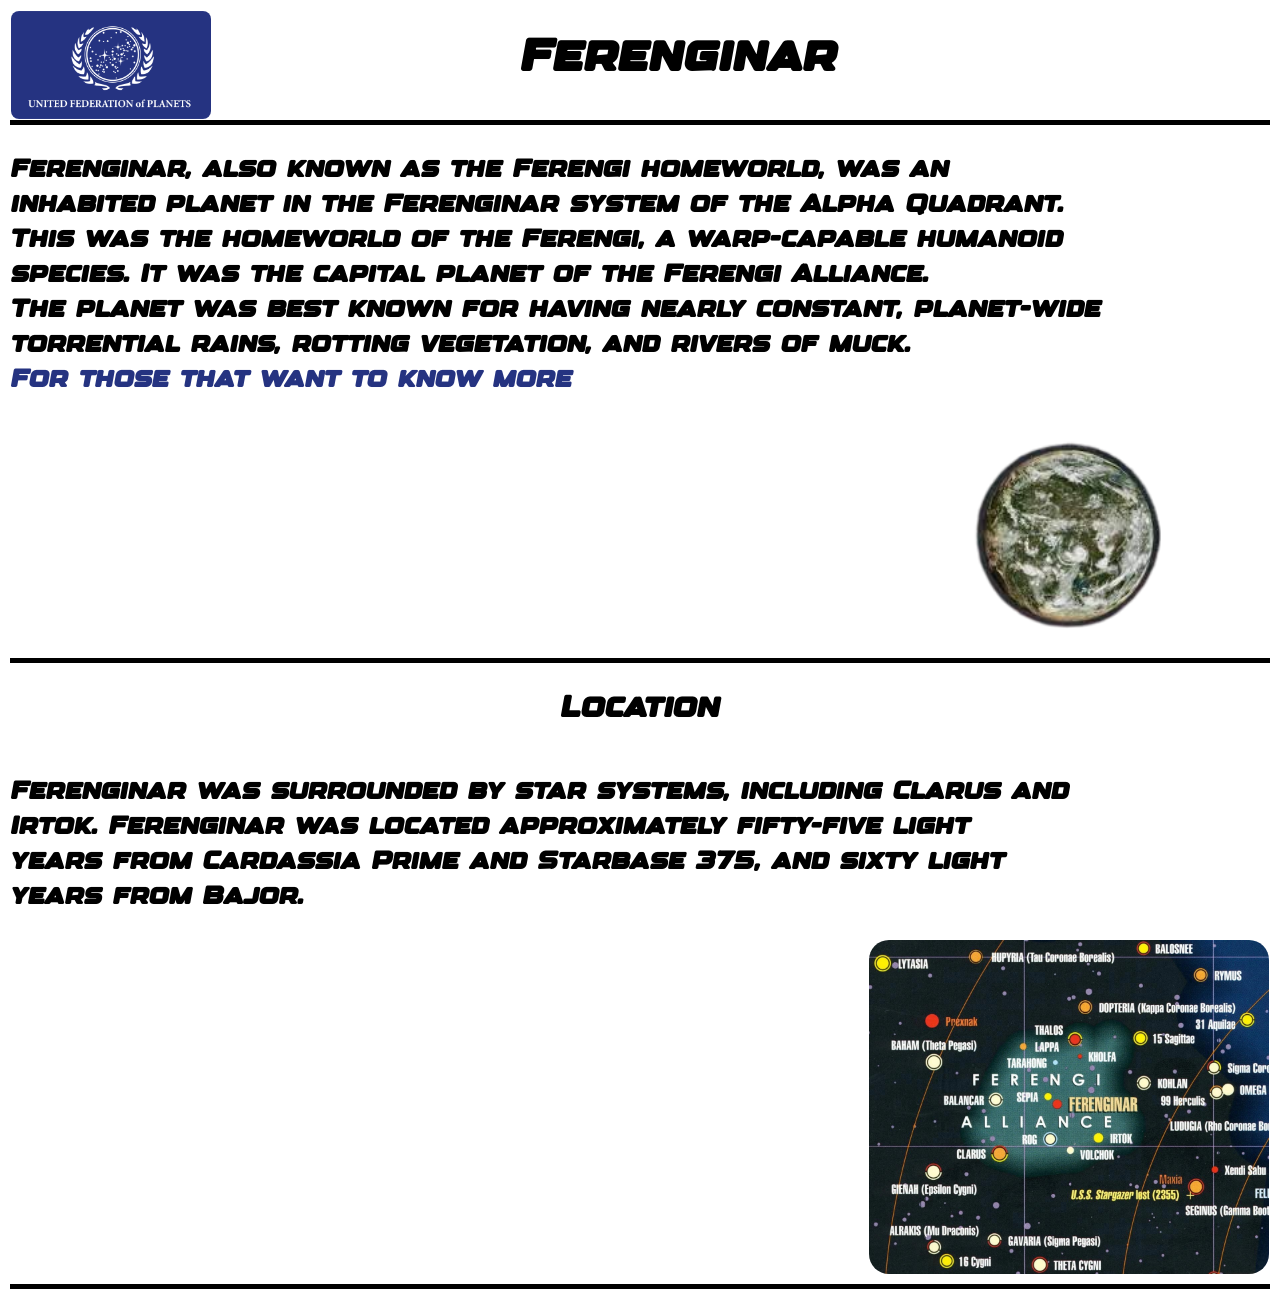
<file: Ferenginar.html>
<!DOCTYPE html>
<html>
<head>
    <meta name="viewport" content="width=device-width, initial-scale=1.0">
    <title>United Federation of Planets</title>
    <link rel="icon" type="image/x-icon" href="Star-Trek-logo-removebg-preview.ico">
    <style>

        @font-face{
            font-family: Designer;
            src:url(Designer.otf);

        }

        body{
            color:black;
            text-align: center;
            font-family:Designer;
            line-height:35px;

        }
        h3{
            font-size:25px


        }
        h1{
            font-size:45px;
            
        }
        hr{
            border:5px solid black;
        }
        table{
       
         

         

       }
       td{
            border-bottom:5px solid black;

       
       }
       
       a:visited,
       a:hover,
       a:link,
       a:active{

            color:#253381;
            text-decoration: none;
        
       }
       .enterprite:hover{
            transform: scale(2);
            translate: -1000px 0px;
            transition: 2s;



       }
       .enterprite{
            transform: scale(1);
            translate: 0px 0px;
            transition: 2s;



       }
       .spec:hover{
            transform: scale(2);
            translate: -1000px -350px;
            transition: 2s;



       }
       .spec{
            transform: scale(1);
            translate: 0px 0px;
            transition: 2s;



       }
    </style>
</head>
<body >

  
    <table width="100%">
        <tr>
            <td colspan="3"><a href="naslovnica.html"><img src="United_Federation_of_Planets_flag.png" width="200px" style="float:left; border-radius:8px;" ></a><h1 style="padding-left:135px;width:1000px" id="section2">Ferenginar</h1></td>
            
        </tr>
        <tr>
            
            <td style="padding-bottom: 10px;">
                <h3 style="text-align: left;float:left;">
                Ferenginar, also known as the Ferengi homeworld, was an </br>
                inhabited planet in the Ferenginar system of the Alpha Quadrant. </br>
                This was the homeworld of the Ferengi, a warp-capable humanoid </br>
                species. It was the capital planet of the Ferengi Alliance. </br>
                The planet was best known for having nearly constant, planet-wide </br>
                torrential rains, rotting vegetation, and rivers of muck.</br>
      
                
                
                <a href="https://memory-alpha.fandom.com/wiki/Ferenginar" target="_blank" style="padding-top:20px">For those that want to know more</a>
                </h3>
                <div class="enterprite">
                <img src="Ferenginar.png" width="400px" style="border-radius:20px;float: right;">
                </div>
                
        
        
        
            </td>
            
        </tr>
        <tr>
            <td style="padding-bottom:10px ;">
                <h2 style=" font-size: 30px;">Location</h2>
                <h3 style="text-align: left;float:left;">
                Ferenginar was surrounded by star systems, including Clarus and </br>
                Irtok. Ferenginar was located approximately fifty-five light </br>
                years from Cardassia Prime and Starbase 375, and sixty light </br>
                years from Bajor. </br>
                     </h3>
                        <div class="spec">
                <img src="Ferengi aliance.jpg" width="400px" style="border-radius:20px;float: right;">        
            </div>

            </td>
        </tr>
        <tr >
            
            

        </tr>
       
        
    </table>
</file>
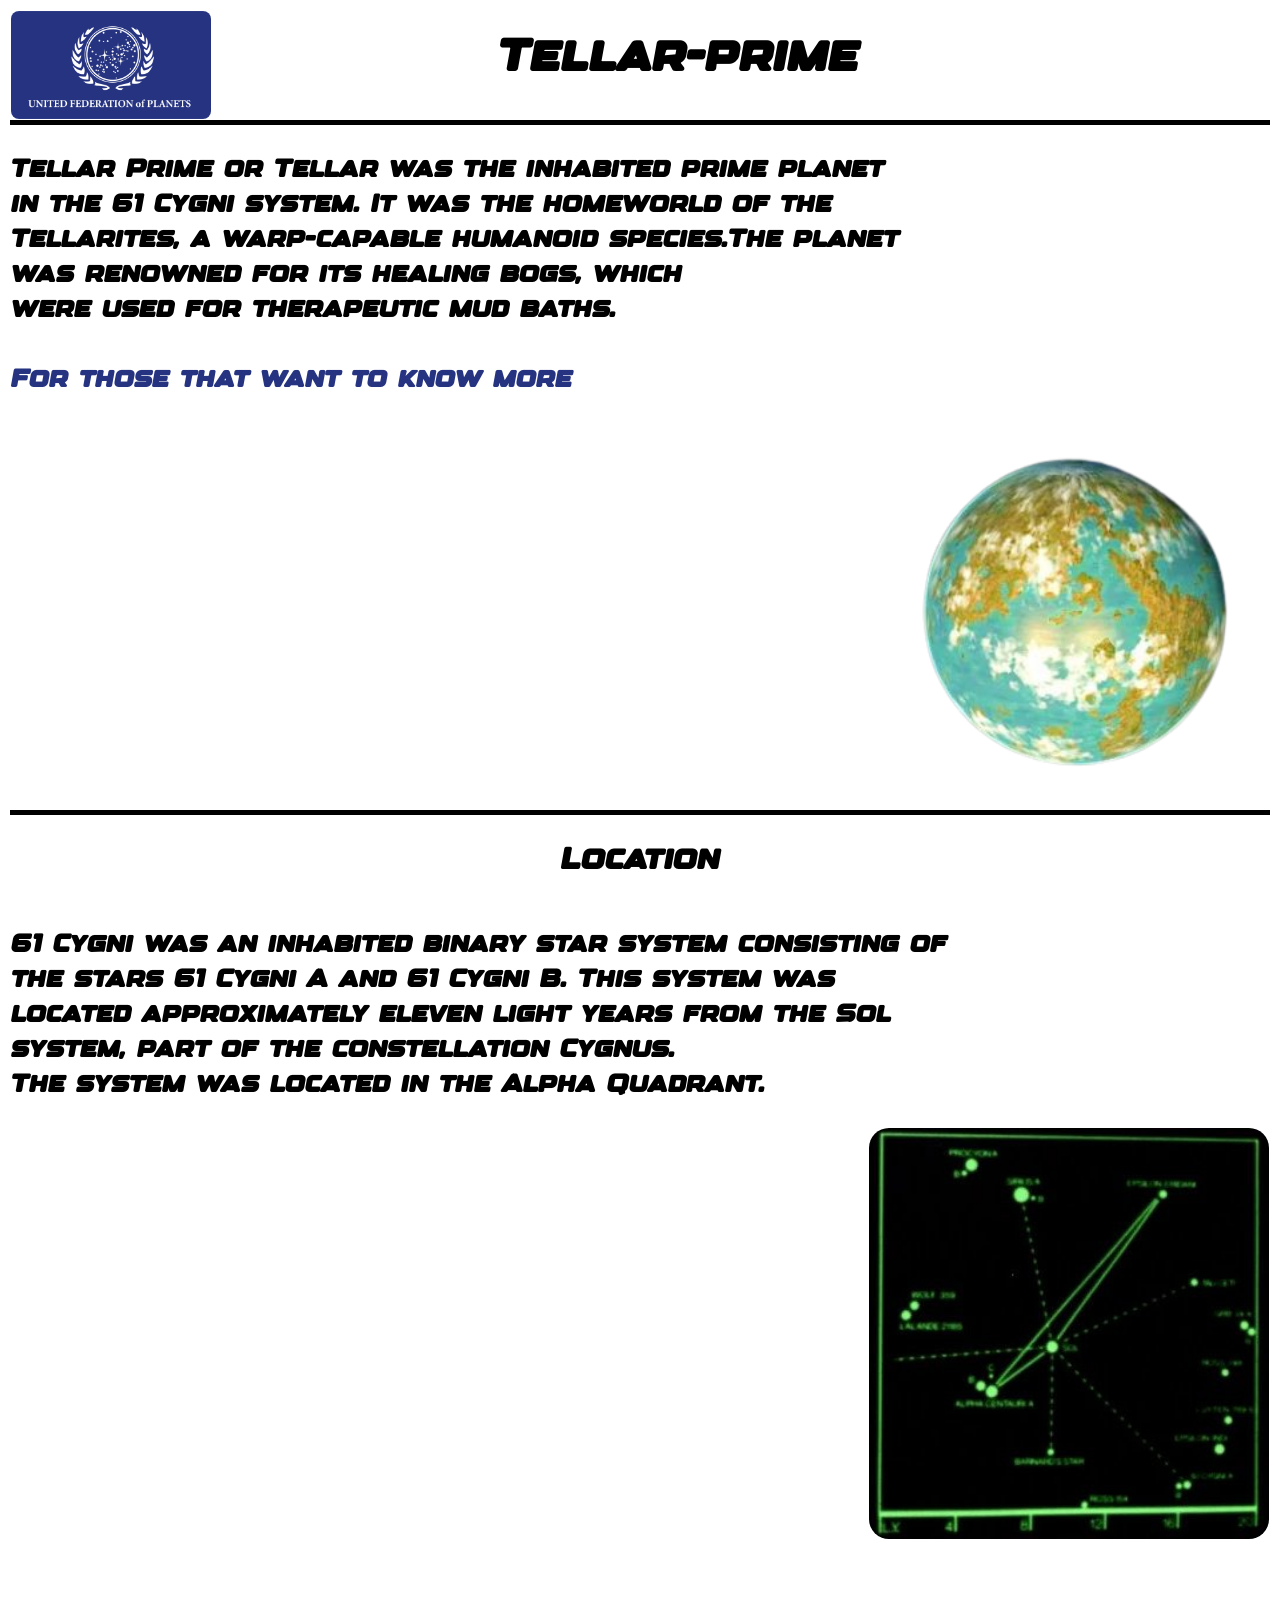
<file: Tellar.html>
<!DOCTYPE html>
<html>
<head>
    <meta name="viewport" content="width=device-width, initial-scale=1.0">
    <title>United Federation of Planets</title>
    <link rel="icon" type="image/x-icon" href="Star-Trek-logo-removebg-preview.ico">
    <style>

        @font-face{
            font-family: Designer;
            src:url(Designer.otf);

        }

        body{
            color:black;
            text-align: center;
            font-family:Designer;
            line-height:35px;

        }
        h3{
            font-size:25px


        }
        h1{
            font-size:45px;
            
        }
        hr{
            border:5px solid black;
        }
        table{
       
         

         

       }
       td{
            border-bottom:5px solid black;

       
       }
       
       a:visited,
       a:hover,
       a:link,
       a:active{

            color:#253381;
            text-decoration: none;
        
       }
       .enterprite:hover{
            transform: scale(2);
            translate: -1000px 0px;
            transition: 2s;



       }
       .enterprite{
            transform: scale(1);
            translate: 0px 0px;
            transition: 2s;



       }
       .spec:hover{
            transform: scale(2);
            translate: -1000px -250px;
            transition: 2s;



       }
       .spec{
            transform: scale(1);
            translate: 0px 0px;
            transition: 2s;



       }
    </style>
</head>
<body >

  
    <table width="100%">
        <tr>
            <td colspan="3"><a href="index.html"><img src="United_Federation_of_Planets_flag.png" width="200px" style="float:left; border-radius:8px;" ></a><h1 style="padding-left:135px;width:1000px" id="section2">Tellar-prime</h1></td>
            
        </tr>
        <tr>
            
            <td style="padding-bottom: 10px;">
                <h3 style="text-align: left;float:left;">
                    Tellar Prime or Tellar was the inhabited prime planet</br>
                     in the 61 Cygni system. It was the homeworld of the </br>
                     Tellarites, a warp-capable humanoid species.The planet </br>
                     was renowned for its healing bogs, which </br>
                     were used for therapeutic mud baths.</br>
      
                </br>
                
                <a href="https://memory-alpha.fandom.com/wiki/Tellar_Prime" target="_blank" style="padding-top:20px">For those that want to know more</a>
                </h3>
                <div class="enterprite">
                <img src="Tellar_prime.png" width="400px" style="border-radius:20px;float: right;">
                </div>
                
        
        
        
            </td>
            
        </tr>
        <tr>
            <td style="padding-bottom:100px ;">
                <h2 style=" font-size: 30px;">Location</h2>
                <h3 style="text-align: left;float:left;">
                    61 Cygni was an inhabited binary star system consisting of</br>
                     the stars 61 Cygni A and 61 Cygni B. This system was </br>
                     located approximately eleven light years from the Sol </br>
                     system, part of the constellation Cygnus. </br>
                     The system was located in the Alpha Quadrant.</br>
                     </h3>
                        <div class="spec">
                <img src="861 cygli.jpg" width="400px" style="border-radius:20px;float: right;">        
            </div>

            </td>
        </tr>
        <tr >
            
            

        </tr>
       
        
    </table>
</file>
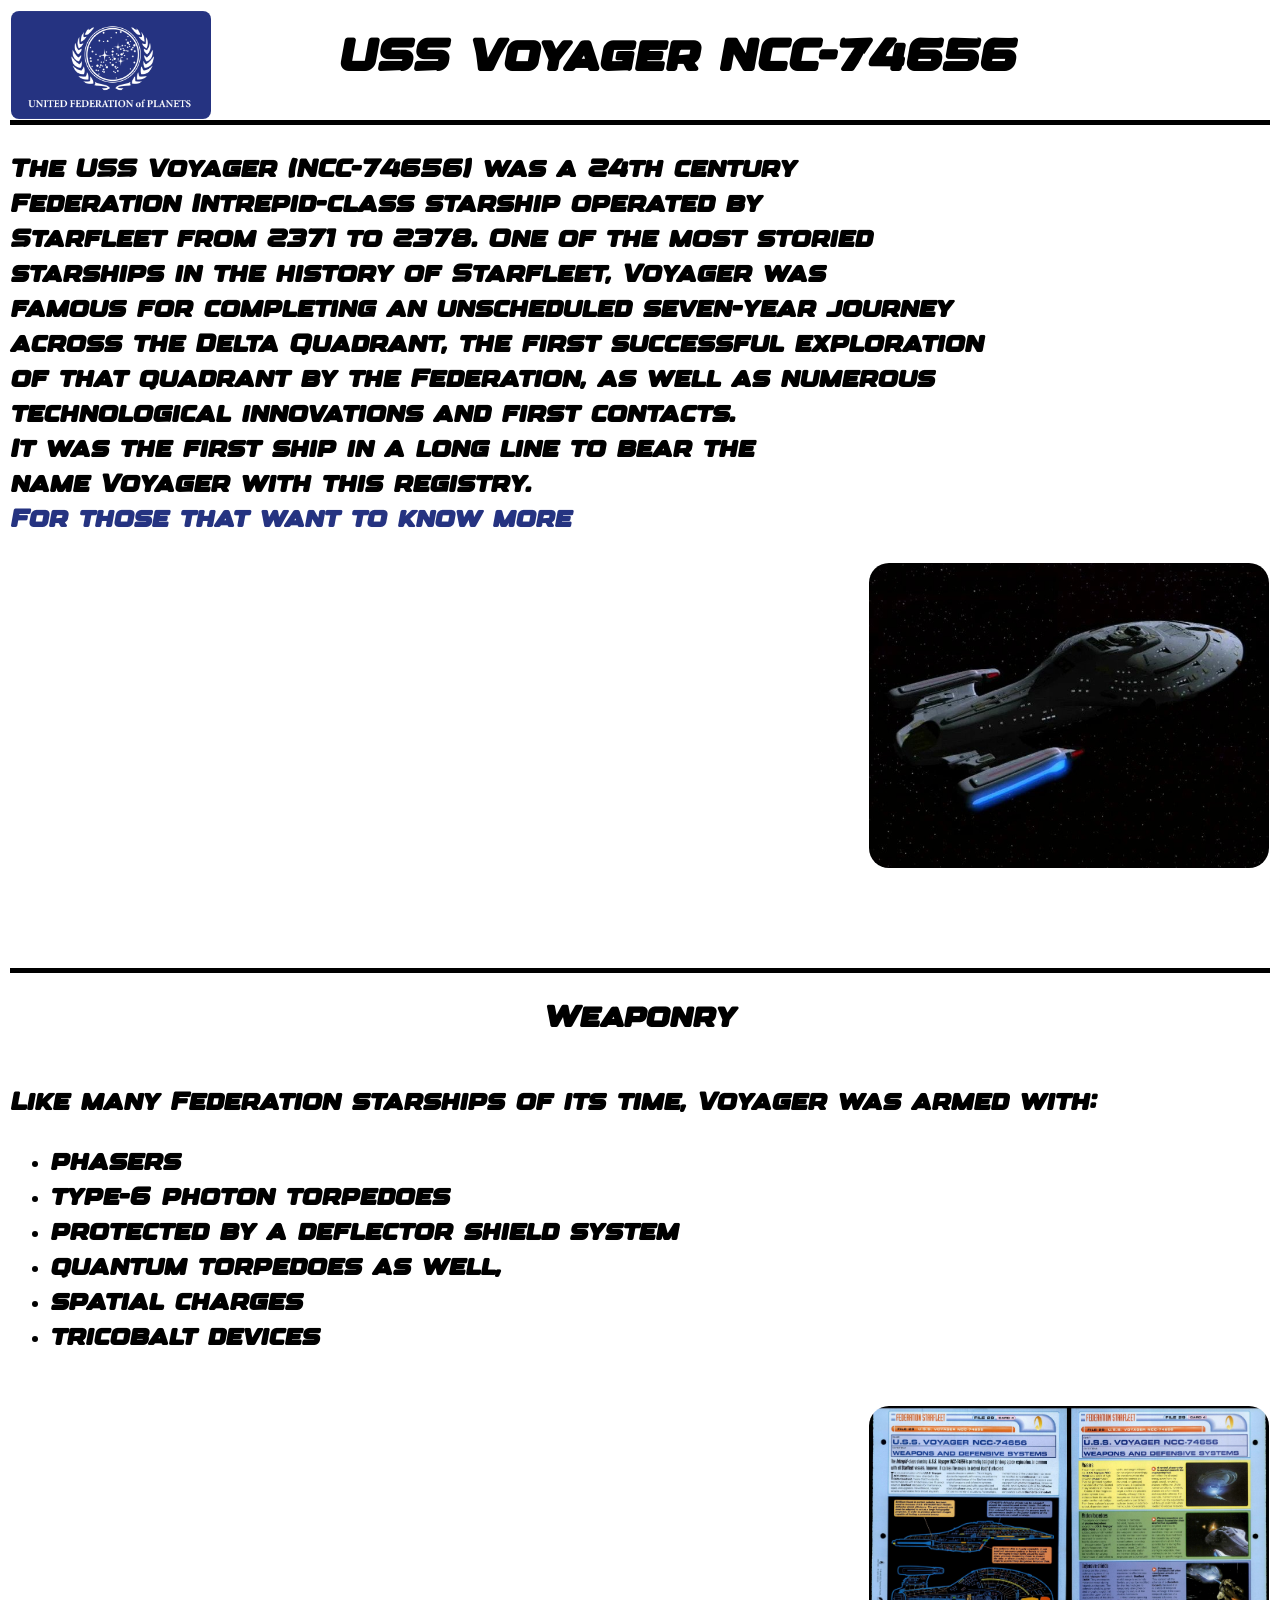
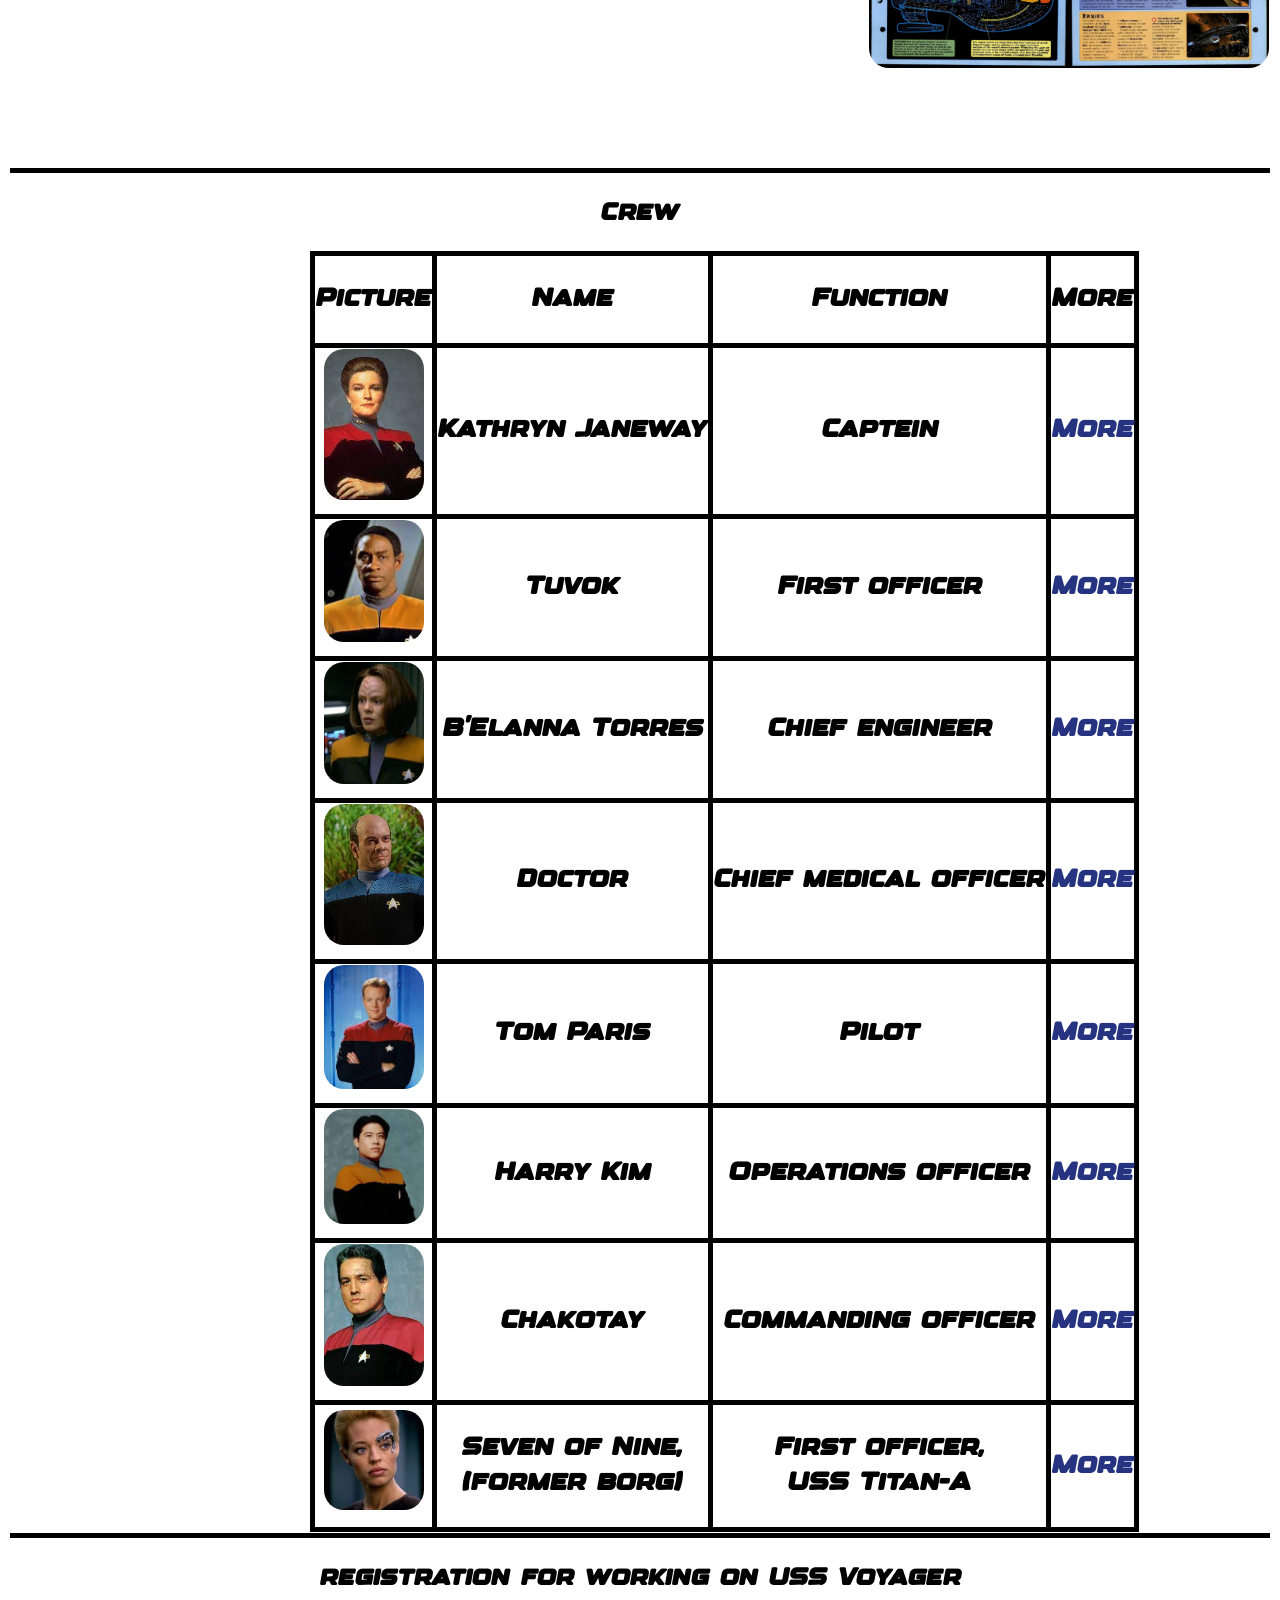
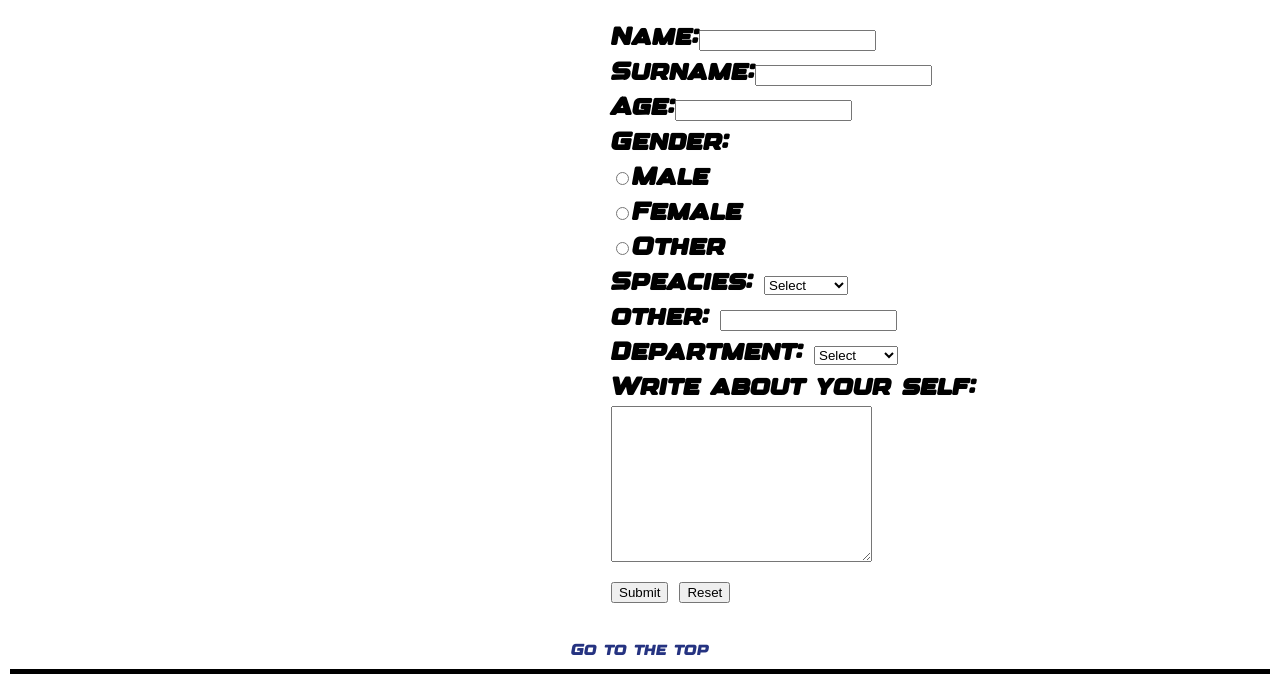
<file: Voyager.html>
<!DOCTYPE html>
<html>
<head>
    <meta name="viewport" content="width=device-width, initial-scale=1.0">
    <title>United Federation of Planets</title>
    <link rel="icon" type="image/x-icon" href="Star-Trek-logo-removebg-preview.ico">
    <style>

        @font-face{
            font-family: Designer;
            src:url(Designer.otf);

        }

        body{
            color:black;
            text-align: center;
            font-family:Designer;
            line-height:35px;

        }
        h3{
            font-size:25px


        }
        h1{
            font-size:45px;
            
        }
        hr{
            border:5px solid black;
        }
        table{
       
         

         

       }
       td{
            border-bottom:5px solid black;

       
       }
       
       a:visited,
       a:hover,
       a:link,
       a:active{

            color:#253381;
            text-decoration: none;
        
       }
       .enterprite:hover{
            transform: scale(2);
            translate: -1000px 0px;
            transition: 2s;



       }
       .enterprite{
            transform: scale(1);
            translate: 0px 0px;
            transition: 2s;



       }
       .spec:hover{
            transform: scale(2);
            translate: -1000px 0px;
            transition: 2s;



       }
       .spec{
            transform: scale(1);
            translate: 0px 0px;
            transition: 2s;



       }
    </style>
</head>
<body >

  
    <table width="100%">
        <tr>
            <td colspan="3"><a href="index.html"><img src="United_Federation_of_Planets_flag.png" width="200px" style="float:left; border-radius:8px;" ></a><h1 style="padding-left:135px;width:1000px" id="section2">USS Voyager NCC-74656</h1></td>
            
        </tr>
        <tr>
            
            <td style="padding-bottom: 100px;">
                <h3 style="text-align: left;float:left;">
                    The USS Voyager (NCC-74656) was a 24th century</br>
                    Federation Intrepid-class starship operated by</br> 
                    Starfleet from 2371 to 2378. One of the most storied</br>
                    starships in the history of Starfleet, Voyager was</br> 
                    famous for completing an unscheduled seven-year journey </br>
                    across the Delta Quadrant, the first successful exploration</br>
                    of that quadrant by the Federation, as well as numerous</br>
                    technological innovations and first contacts.</br>
                    It was the first ship in a long line to bear the </br>
                    name Voyager with this registry.</br>
            
                
                <a href="https://memory-alpha.fandom.com/wiki/USS_Voyager" target="_blank" style="padding-top:20px">For those that want to know more</a>
                </h3>
                <div class="enterprite">
                <img src="Voyger.jpg" width="400px" style="border-radius:20px;float: right;">
                </div>
                
        
        
        
            </td>
            
        </tr>
        <tr>
            <td style="padding-bottom:100px ;">
                <h2 style=" font-size: 30px;">Weaponry</h2>
                <h3 style="text-align: left;float:left;">
                    Like many Federation starships of its time, Voyager was armed with:
                    <ul>
                        <li>phasers</li>
                        <li>type-6 photon torpedoes</li>
                        <li>protected by a deflector shield system</li>
                        <li>quantum torpedoes as well, </li>
                        <li>spatial charges</li> 
                        <li>tricobalt devices</li>
                    </ul>   
                     </h3>
                        <div class="spec">
                <img src="Voyagerweapones.jpg" width="400px" style="border-radius:20px;float: right;">        
            </div>

            </td>
        </tr>
        <tr >
            
            <td style="padding-left: 300px;">
                <h2 style="translate: -150px 0px">Crew</h2>
            
            <table style="border:5px black solid; border-collapse:collapse;">
                <tr>
                    <td style="border:5px black solid"><h3>Picture</h3></td>
                    <td style="border:5px black solid"><h3>Name</h3></td>
                    <td style="border:5px black solid"><h3>Function</h3></td>
                    <td style="border:5px black solid"><h3>More</h3></td>

                </tr>
                <tr>
                    <td style="border:5px black solid"><img src="Katerin.jpg" width="100px" style="border-radius: 20px;"></td>
                    <td style="border:5px black solid"><h3>Kathryn Janeway</h3></td>
                    <td style="border:5px black solid"><h3>Captein</h3></td>
                    <td style="border:5px black solid"><a href="https://memory-alpha.fandom.com/wiki/Kathryn_Janeway" target="_blank"><h3> More</h3></td>



                </tr>
                <tr>
                    <td style="border:5px black solid"><img src="Tuvok.jpg" width="100px" style="border-radius: 20px;"></td>
                    <td style="border:5px black solid"><h3>Tuvok</h3></td>
                    <td style="border:5px black solid"><h3>First officer</h3></td>
                    <td style="border:5px black solid"><a href="https://memory-alpha.fandom.com/wiki/Tuvok" target="_blank"><h3> More</h3></td>



                </tr>
                <tr>
                    <td style="border:5px black solid"><img src="B'ellana.jpg" width="100px" style="border-radius: 20px;"></td>
                    <td style="border:5px black solid"><h3>B'Elanna Torres</h3></td>
                    <td style="border:5px black solid"><h3>Chief engineer</h3></td>
                    <td style="border:5px black solid"><a href="https://memory-alpha.fandom.com/wiki/B%27Elanna_Torres" target="_blank"><h3> More</h3></td>



                </tr>
                <tr>
                    <td style="border:5px black solid"><img src="EMH.jpg" width="100px" style="border-radius: 20px;"></td>
                    <td style="border:5px black solid"><h3>Doctor</h3></td>
                    <td style="border:5px black solid"><h3>Chief medical officer</h3></td>
                    <td style="border:5px black solid"><a href="https://memory-alpha.fandom.com/wiki/Emergency_Medical_Holographic_program" target="_blank"><h3> More</h3></td>



                </tr>
                <tr>
                    <td style="border:5px black solid"><img src="Tom.jpg" width="100px" style="border-radius: 20px;"></td>
                    <td style="border:5px black solid"><h3>Tom Paris</h3></td>
                    <td style="border:5px black solid"><h3>Pilot</h3></td>
                    <td style="border:5px black solid"><a href="https://memory-alpha.fandom.com/wiki/Tom_Paris" target="_blank"><h3> More</h3></td>



                </tr>
                <tr>
                    <td style="border:5px black solid"><img src="Harry.jpg" width="100px" style="border-radius: 20px;"></td>
                    <td style="border:5px black solid"><h3>Harry Kim</h3></td>
                    <td style="border:5px black solid"><h3>Operations officer</h3></td>
                    <td style="border:5px black solid"><a href="https://memory-alpha.fandom.com/wiki/Harry_Kim" target="_blank"><h3> More</h3></td>



                </tr>
                <tr>
                    <td style="border:5px black solid"><img src="Chakotay.jpg" width="100px" style="border-radius: 20px;"></td>
                    <td style="border:5px black solid"><h3>Chakotay</h3></td>
                    <td style="border:5px black solid"><h3>Commanding officer</h3></td>
                    <td style="border:5px black solid"><a href="https://memory-alpha.fandom.com/wiki/Chakotay" target="_blank"><h3> More</h3></td>



                </tr>
                <tr>
                    <td style="border:5px black solid"><img src="Seven.jpg" width="100px" style="border-radius: 20px;"></td>
                    <td style="border:5px black solid"><h3> Seven of Nine,</br>(former borg)</h3></td>
                    <td style="border:5px black solid"><h3>First officer,</br>
                        USS Titan-A</h3></td>
                    <td style="border:5px black solid"><a href="https://memory-alpha.fandom.com/wiki/Seven_of_Nine" target="_blank"><h3> More</h3></td>



                </tr>
            </table>
            
        </td>

        </tr>
        <tr>
            <td style="text-align: center;">
                <h2>registration for working on USS Voyager</h2>
                <div class="form" style="text-align: left; padding-left: 600px;">
                <form name="forma" method="post" action="obrada.php">
                    <h3>
                        Name:<input type="text" /></br>
                        Surname:<input type="text" /></br>
                        Age:<input type="number" /></br>
                        Gender:</br>
                            <input type="radio" name="spol" />Male</br>
                            <input type="radio" name="spol" />Female</br>
                            <input type="radio" name="spol" />Other</br>
                        Speacies:
                        
                        <Select name="Speacies">
                            <option><h3>Select</h3></option>
                            <option><h3>Human</h3></option>
                            <option><h3>Vulcan</h3></option>
                            <option><h3>Tellarite</h3></option>
                            <option><h3>Klingon</h3></option>
                            <option><h3>Beijoran</h3></option>
                            <option><h3>Ferengie</h3></option>
                            <option><h3>Cardasian</h3></option>
                            <option><h3>Betazoid</h3></option>
                            <option><h3>Binar</h3></option>
                            <option><h3>Ba'ul</h3></option>
                            <option><h3>Orion</h3></option>
                            <option><h3>Kelpian</h3></option>
                            <option><h3>Romulan</h3></option>
                            <option><h3>Jem'hadar</h3></option>
                           



                        </Select>  </br>
                        other:
                        <input type="text" /></br>
                        Department:
                        <select>
                            <option>Select</option>
                            <option>Command</option>
                            <option>Operation</option>
                            <option>Sciences</option>
              


                        </select></br>
                        Write about your self:</br>
                        <textarea name="Osebi" id="" cols="30" rows="10"></textarea></br>

                        <input type="submit" value="Submit">
                        <input type="reset" value="Reset">
                    
                    </h3>
    
    
    
                </form>
            </div>  
    
    
            <a href="#section2">Go to the top</a>
            </td>
    
    
            </tr>
        
    </table>
</file>
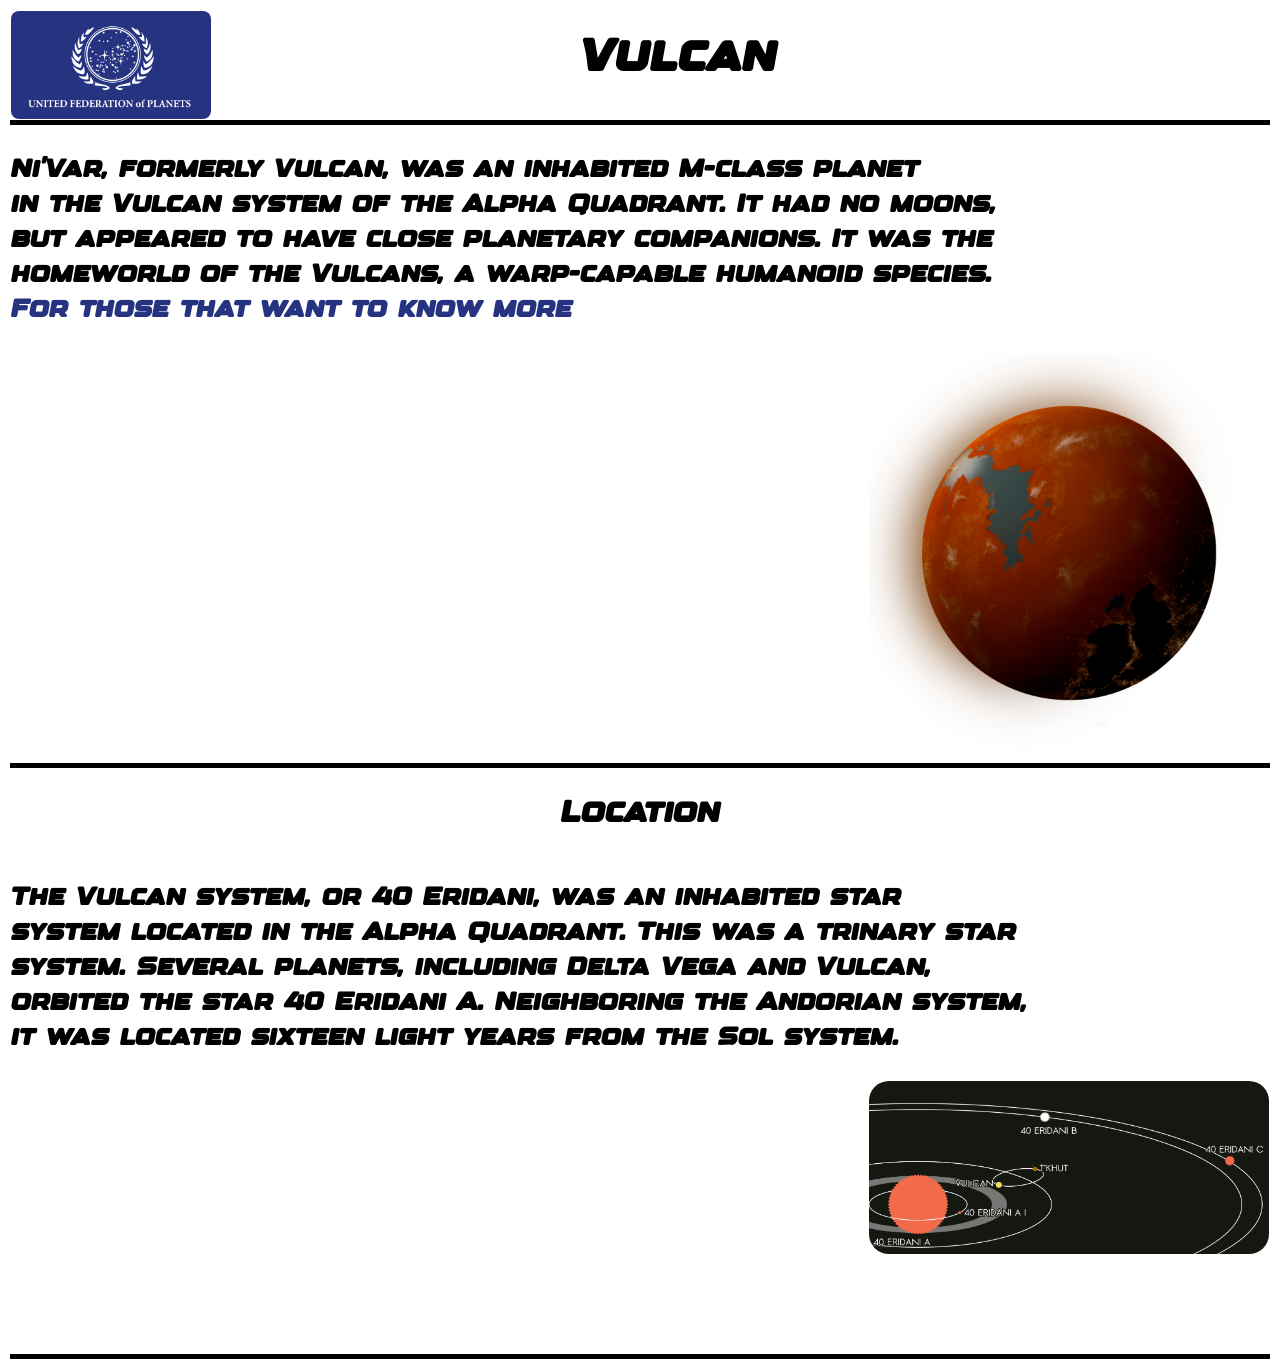
<file: Vulcan.html>
<!DOCTYPE html>
<html>
<head>
    <meta name="viewport" content="width=device-width, initial-scale=1.0">
    <title>United Federation of Planets</title>
    <link rel="icon" type="image/x-icon" href="Star-Trek-logo-removebg-preview.ico">
    <style>

        @font-face{
            font-family: Designer;
            src:url(Designer.otf);

        }

        body{
            color:black;
            text-align: center;
            font-family:Designer;
            line-height:35px;

        }
        h3{
            font-size:25px


        }
        h1{
            font-size:45px;
            
        }
        hr{
            border:5px solid black;
        }
        table{
       
         

         

       }
       td{
            border-bottom:5px solid black;

       
       }
       
       a:visited,
       a:hover,
       a:link,
       a:active{

            color:#253381;
            text-decoration: none;
        
       }
       .enterprite:hover{
            transform: scale(2);
            translate: -1000px 0px;
            transition: 2s;



       }
       .enterprite{
            transform: scale(1);
            translate: 0px 0px;
            transition: 2s;



       }
       .spec:hover{
            transform: scale(2);
            translate: -1000px 0px;
            transition: 2s;



       }
       .spec{
            transform: scale(1);
            translate: 0px 0px;
            transition: 2s;



       }
    </style>
</head>
<body >

  
    <table width="100%">
        <tr>
            <td colspan="3"><a href="index.html"><img src="United_Federation_of_Planets_flag.png" width="200px" style="float:left; border-radius:8px;" ></a><h1 style="padding-left:135px;width:1000px" id="section2">Vulcan</h1></td>
            
        </tr>
        <tr>
            
            <td style="padding-bottom: 10px;">
                <h3 style="text-align: left;float:left;">
                Ni'Var, formerly Vulcan, was an inhabited M-class planet </br>
                in the Vulcan system of the Alpha Quadrant. It had no moons, </br>
                but appeared to have close planetary companions. It was the </br>
                homeworld of the Vulcans, a warp-capable humanoid species.</br>
      
                
                
                <a href="https://memory-alpha.fandom.com/wiki/Vulcan" target="_blank" style="padding-top:20px">For those that want to know more</a>
                </h3>
                <div class="enterprite">
                <img src="Vulcan.png" width="400px" style="border-radius:20px;float: right;">
                </div>
                
        
        
        
            </td>
            
        </tr>
        <tr>
            <td style="padding-bottom:100px ;">
                <h2 style=" font-size: 30px;">Location</h2>
                <h3 style="text-align: left;float:left;">
                    The Vulcan system, or 40 Eridani, was an inhabited star </br>
                    system located in the Alpha Quadrant. This was a trinary star </br>
                    system. Several planets, including Delta Vega and Vulcan, </br>
                    orbited the star 40 Eridani A. Neighboring the Andorian system, </br>
                    it was located sixteen light years from the Sol system.</br>
                     </h3>
                        <div class="spec">
                <img src="40 eridani.png" width="400px" style="border-radius:20px;float: right;">        
            </div>

            </td>
        </tr>
        <tr >
            
            

        </tr>
       
        
    </table>
</file>
<file: style.css>
@font-face {
    font-family: 'Pressstart';
    src: url('PressStart2P-Regular.ttf') format('truetype');
}

body, html {
    margin: 0;
    padding: 0;
    height: 100%;
    width: 100%;
    background-image: url("Beach.gif");
    background-size: cover;
    background-position: center;
    background-repeat: no-repeat;
}

#Background {
    position: fixed;
    top: 0;
    left: 0;
    width: 100%;
    height: 100%;

    background-size: cover;
    background-position: center;
    background-repeat: no-repeat;
    background-image: url("city.gif");
    transition: opacity 1s ease;
    z-index: 1; /* Adjusted z-index */
}
#Backerground {
    position: fixed;
    top: 0;
    left: 0;
    width: 100%;
    height: 100%;

    background-size: cover;
    background-position: center;
    background-repeat: no-repeat;
    background-image: url("Beach.gif");

    z-index: 0; /* Adjusted z-index */
}

.header {
    padding-top: 2%;
    padding-bottom: 2%;
    background-color: black;
    width: 75%;
    margin: auto;
    display: flex;
    align-items: center;
    justify-content: center;
    position: relative;
    overflow: hidden;
    margin-top: 2%;
    z-index: 2; /* Ensure header is above the background */
    display: flex;
    flex-wrap: wrap;
}

.info {
    width: 75%;
    height: 300px;
    background-color: black;
    position: absolute;
    left: 20px;
    top: 35%;
    padding-top: 5%;
    z-index: 2; /* Ensure info section is above the background */
}
#vrijeme_lable{
    position: absolute;
    z-index: 2;
    flex-basis: 200;
    
}
#vrijeme{
    position: relative;
    z-index: 2;
    left: 100px;
    flex-basis: 200;
}
h1, h2 {
    font-family: "Pressstart";
    color: white;
    margin: 0;
    padding: 10px;
    flex-basis: 200;
}
#age{
    position: relative;
    margin-left: 45%;
    flex-basis: 200;
}
#countdown{
    position: relative;
    flex-basis: 200;
    left:5px
}
#ime {
    position: relative;
    margin-left: 45%;
}
#Education{
    position: relative;
    margin-left: 45%;
}

.youtube {
    width: 100px;
    height: auto;
    position:relative;
    flex-basis: 200;
    flex-grow: 1;
}

.github {
    width: 90px;
    height: auto;
    position: relative;
    flex-grow:1 ;
    flex-basis: 200;
}
.Birthday{
    background-color: black;
    height: 200px;
    width: 70%;
    z-index: 2;
    position: absolute;
    top: 90%;
    right: 50px;
}

@media (max-width: 50vw) {
    .youtube {
        display: none;
    }
}

@media (max-width: 40vw) {
    .github {
        display: none;
    }
}
</file>
